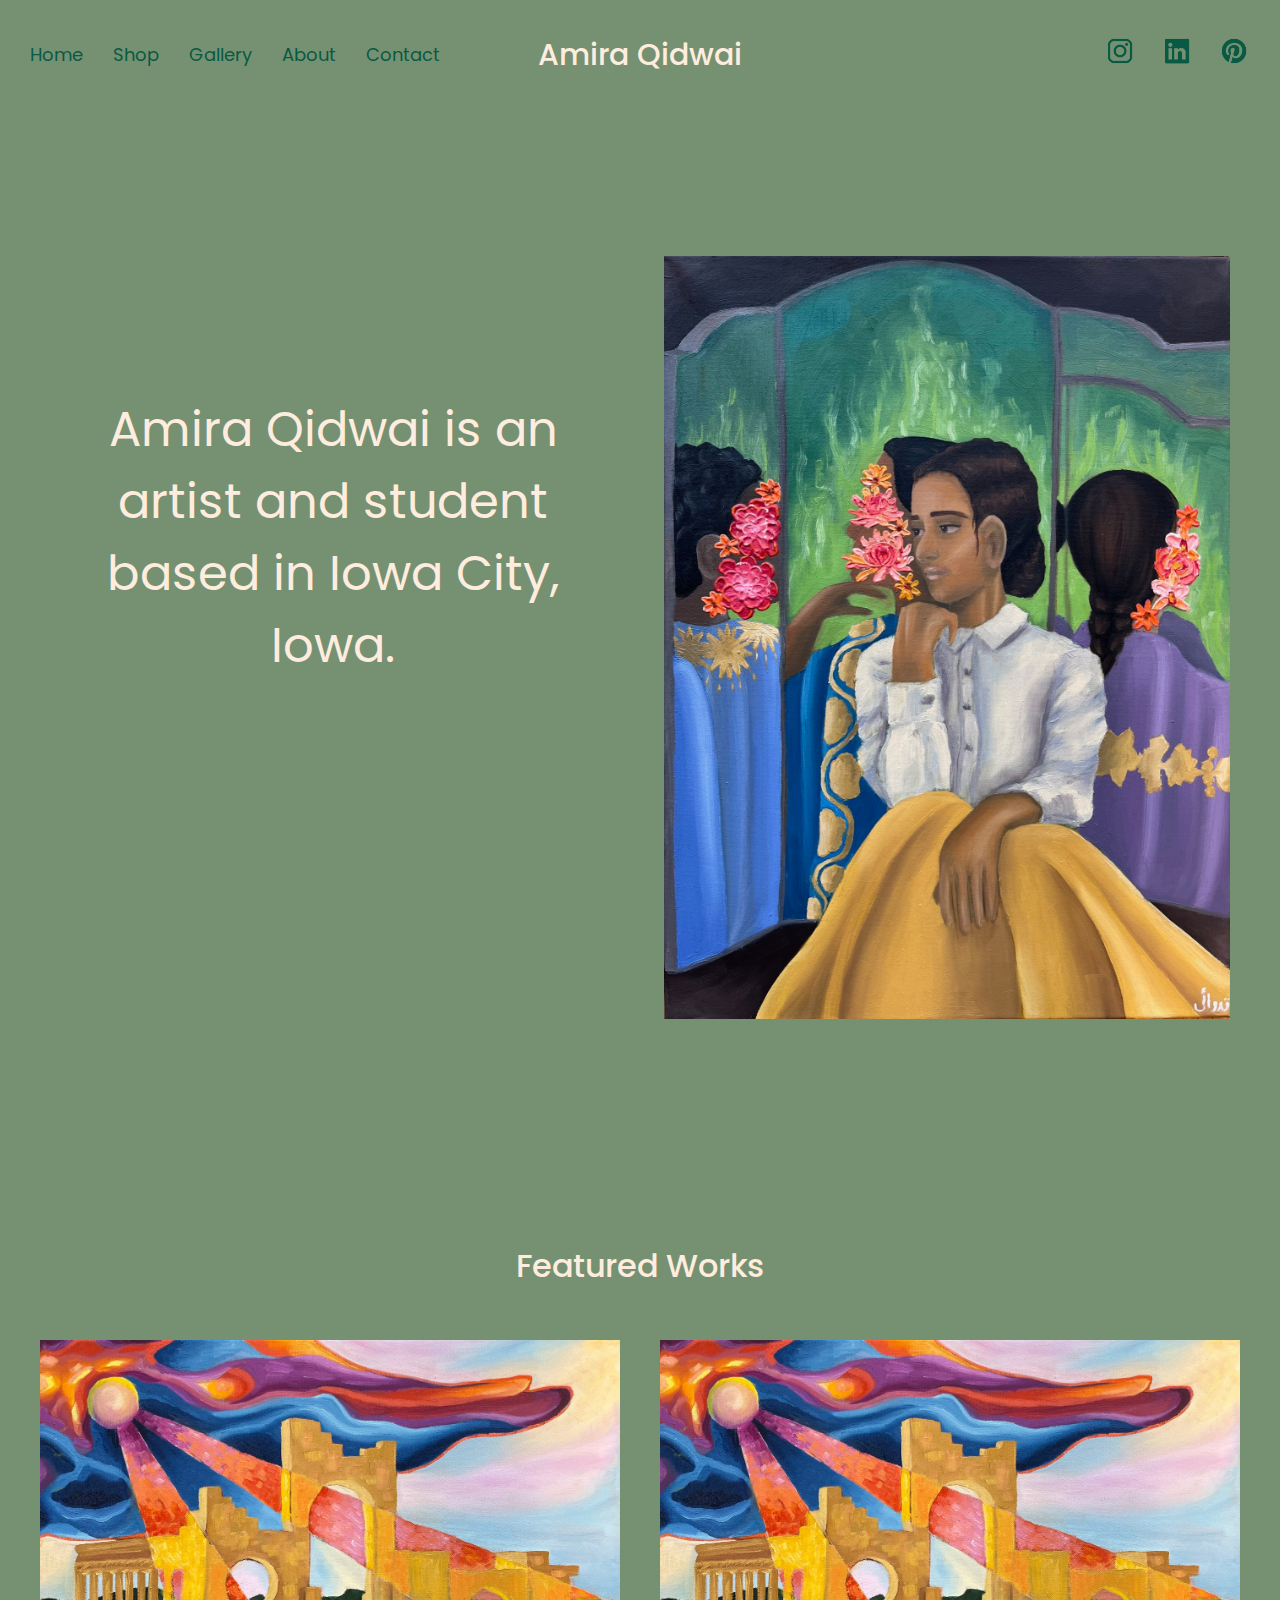
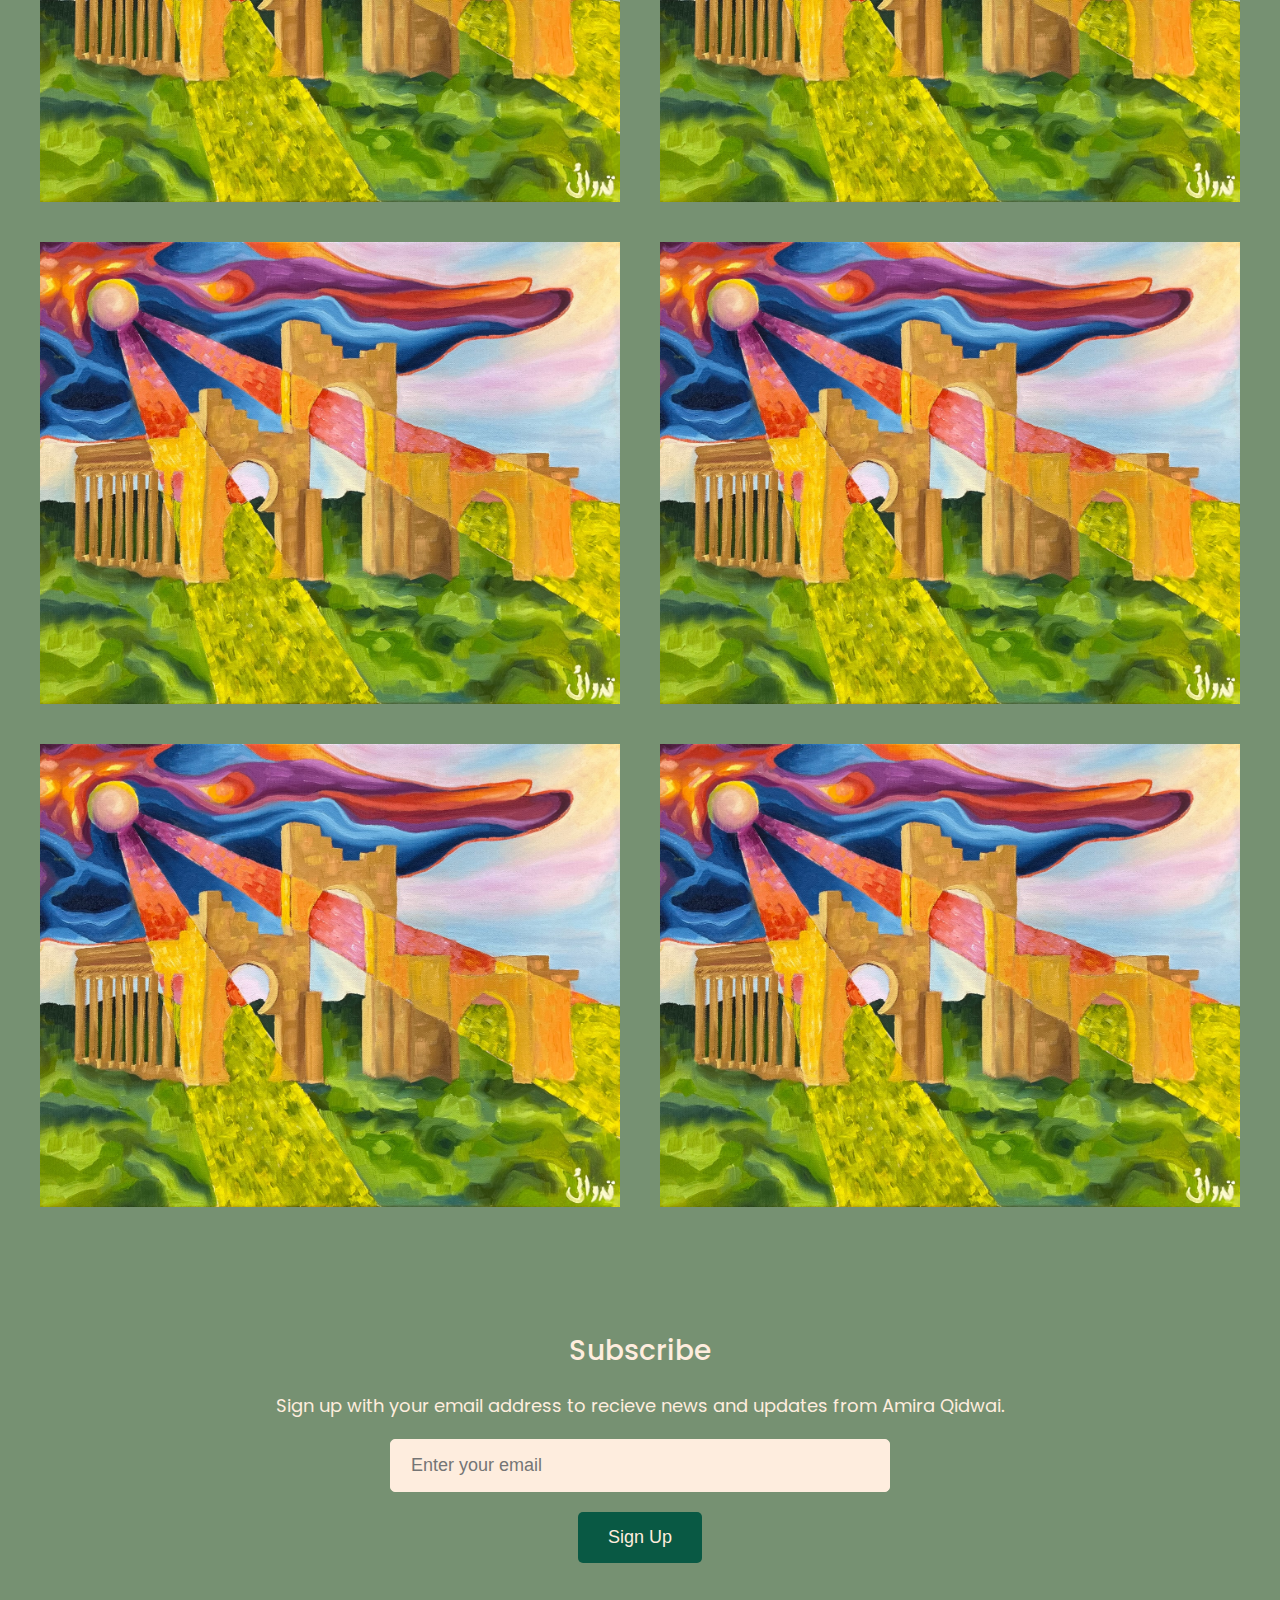
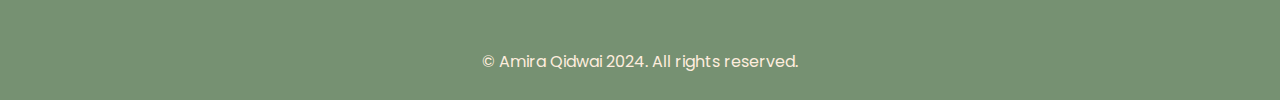
<file: index.html>
<!DOCTYPE html>

<html lang="en">

  <head>
      <meta charset="UTF-8">
      <meta name="viewport" content="width=device-width, initial-scale=1.0">
      <link rel="stylesheet" href="styles.css">
      <title>Amira Qidwai</title>
      <link href="https://fonts.googleapis.com/css2?family=Poppins:wght@400;500;600;700&display=swap" rel="stylesheet">
  </head>

  <body>

    <header>
      <div class="navbar">
        <div class="logo">
          <a href="index.html">Amira Qidwai</a>
        </div>
        <div class="hamburger-menu" id="hamburger-menu">
          <span></span>
          <span></span>
          <span></span>
        </div>
        <nav>
          <ul class="nav-links">
            <li><a href="index.html">Home</a></li>
            <li><a href="shop.html">Shop</a></li>
            <li><a href="gallery.html">Gallery</a></li>
            <li><a href="about.html">About</a></li>
            <li><a href="contact.html">Contact</a></li>
          </ul>
          <ul class="social-icons">
            <li>
              <a href="https://www.instagram.com/amiraqidwai/" target="_blank">
                <img src="assets/instagram.png" alt="Instagram">
              </a>
            </li>
            <li>
              <a href="https://www.linkedin.com/in/amira-qidwai-a956a183/" target="_blank">
                <img src="assets/linkedin.png" alt="LinkedIn">
              </a>
            </li>
            <li>
              <a href="https://www.pinterest.com/amiraqidwai/" target="_blank">
                <img src="assets/pinterest.png" alt="Pinterest">
              </a>
            </li>
          </ul>
        </nav>
      </div>
    </header>

    <section id="hero">
        <div class="hero-content">
            <div class="hero-text">
                <h1>Amira Qidwai is an artist and student based in Iowa City, Iowa.</h1>
            </div>
            <div class="hero-image">
                <img src="assets/homepagearchlogo.jpg" alt="Amira Qidwai Studios Logo">
            </div>
        </div>
    </section>

    <div class="featured-works-section">
      <h2 class="section-heading">Featured Works</h2>
      <div class="gallery-section">
        <div class="gallery-row">

          <div class="gallery-item">
            <img src="assets/featuredwork1.jpg" alt="Image 1">
            <div class="overlay">
              <span class="overlay-text">Project Title 1</span>
            </div>
          </div>

          <div class="gallery-item">
            <img src="assets/featuredwork1.jpg" alt="Image 1">
            <div class="overlay">
              <span class="overlay-text">Project Title 2</span>
            </div>
          </div>

          <div class="gallery-item">
            <img src="assets/featuredwork1.jpg" alt="Image 1">
            <div class="overlay">
              <span class="overlay-text">Project Title 3</span>
            </div>
          </div>

          <div class="gallery-item">
            <img src="assets/featuredwork1.jpg" alt="Image 1">
            <div class="overlay">
              <span class="overlay-text">Project Title 4</span>
            </div>
          </div>

          <div class="gallery-item">
            <img src="assets/featuredwork1.jpg" alt="Image 1">
            <div class="overlay">
              <span class="overlay-text">Project Title 5</span>
            </div>
          </div>

          <div class="gallery-item">
            <img src="assets/featuredwork1.jpg" alt="Image 1">
            <div class="overlay">
              <span class="overlay-text">Project Title 6</span>
            </div>
          </div>
        </div>
      </div>
    </div>

    <section class="subscribe-section">
      <h2 class="section-heading">Subscribe</h2>
      <p>Sign up with your email address to recieve news and updates from Amira Qidwai.</p>
      <form action="#" method="post">
        <input type="email" name="email" placeholder="Enter your email" required>
        <button type="submit">Sign Up</button>
      </form>
    </section>

    <footer>
      <p> &copy; Amira Qidwai 2024. All rights reserved.</p>
    </footer>

    <script src="script.js"></script>
  </body>

</html>
</file>
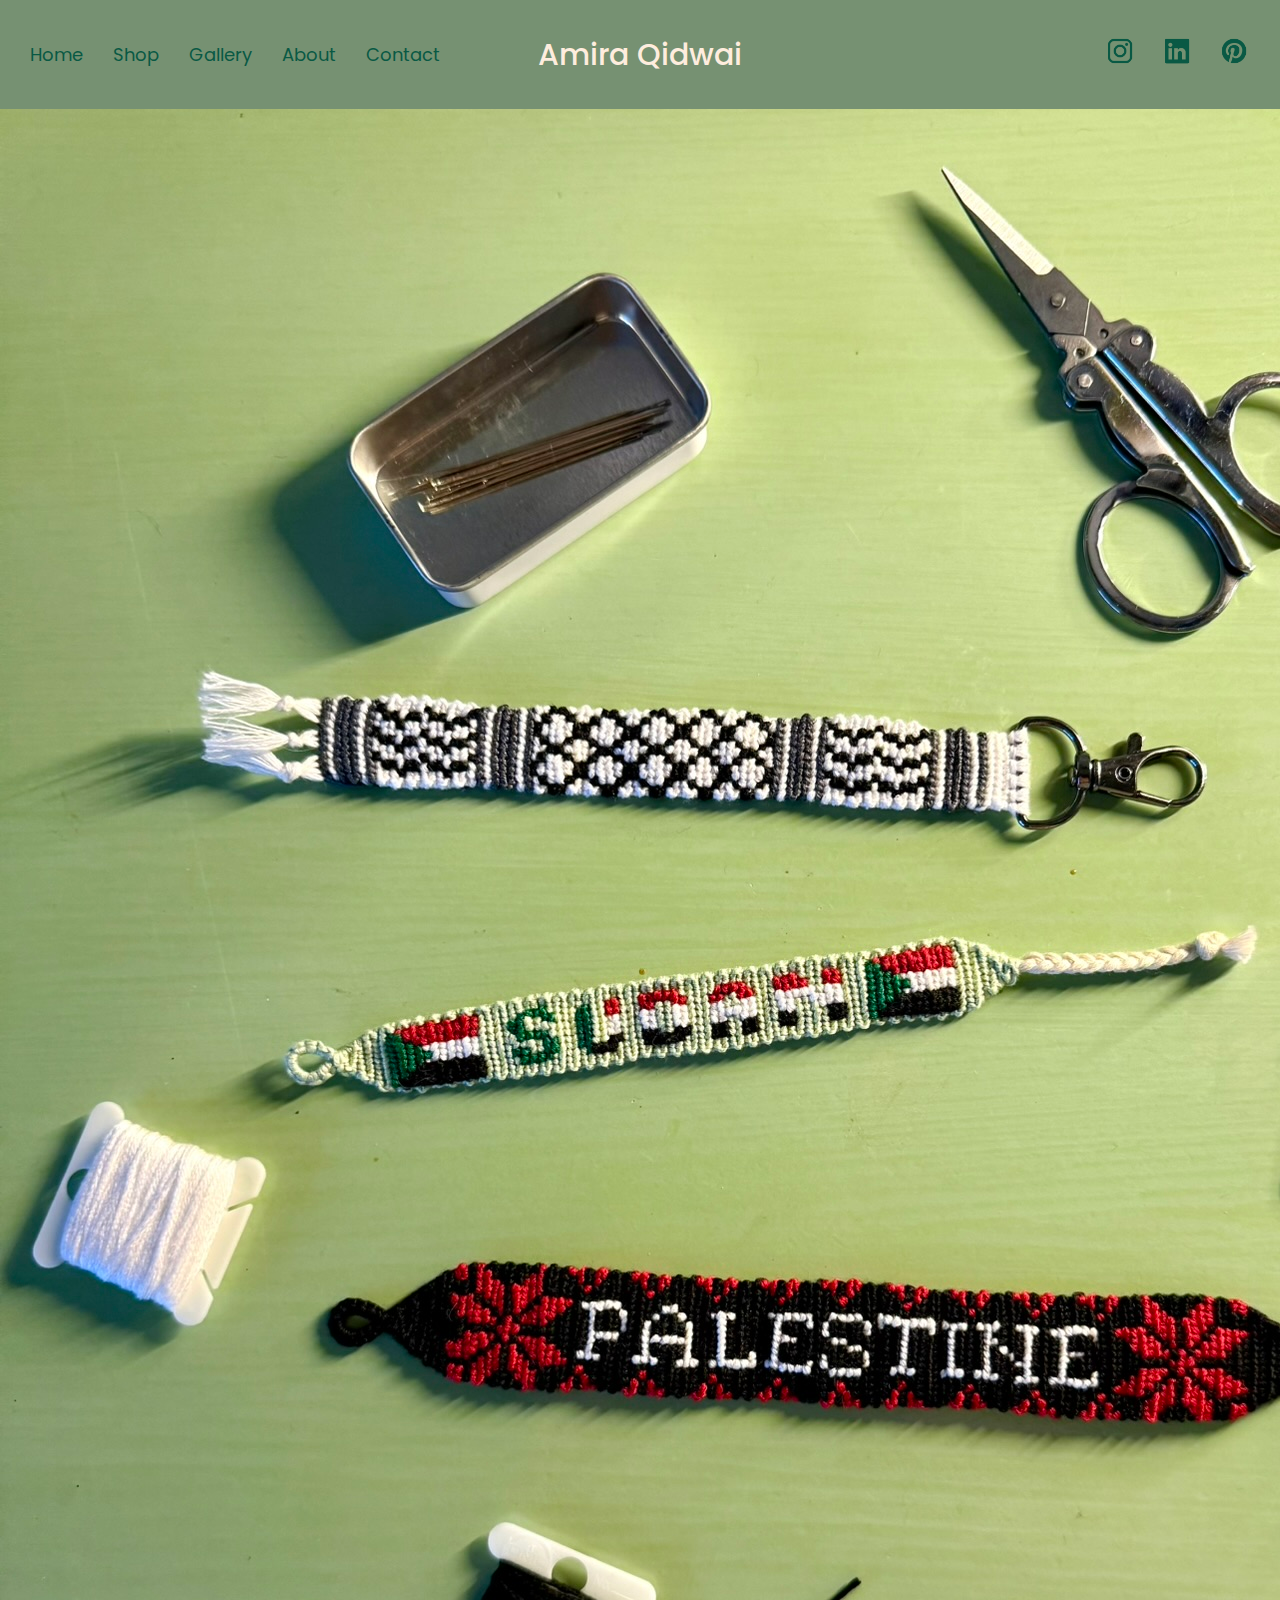
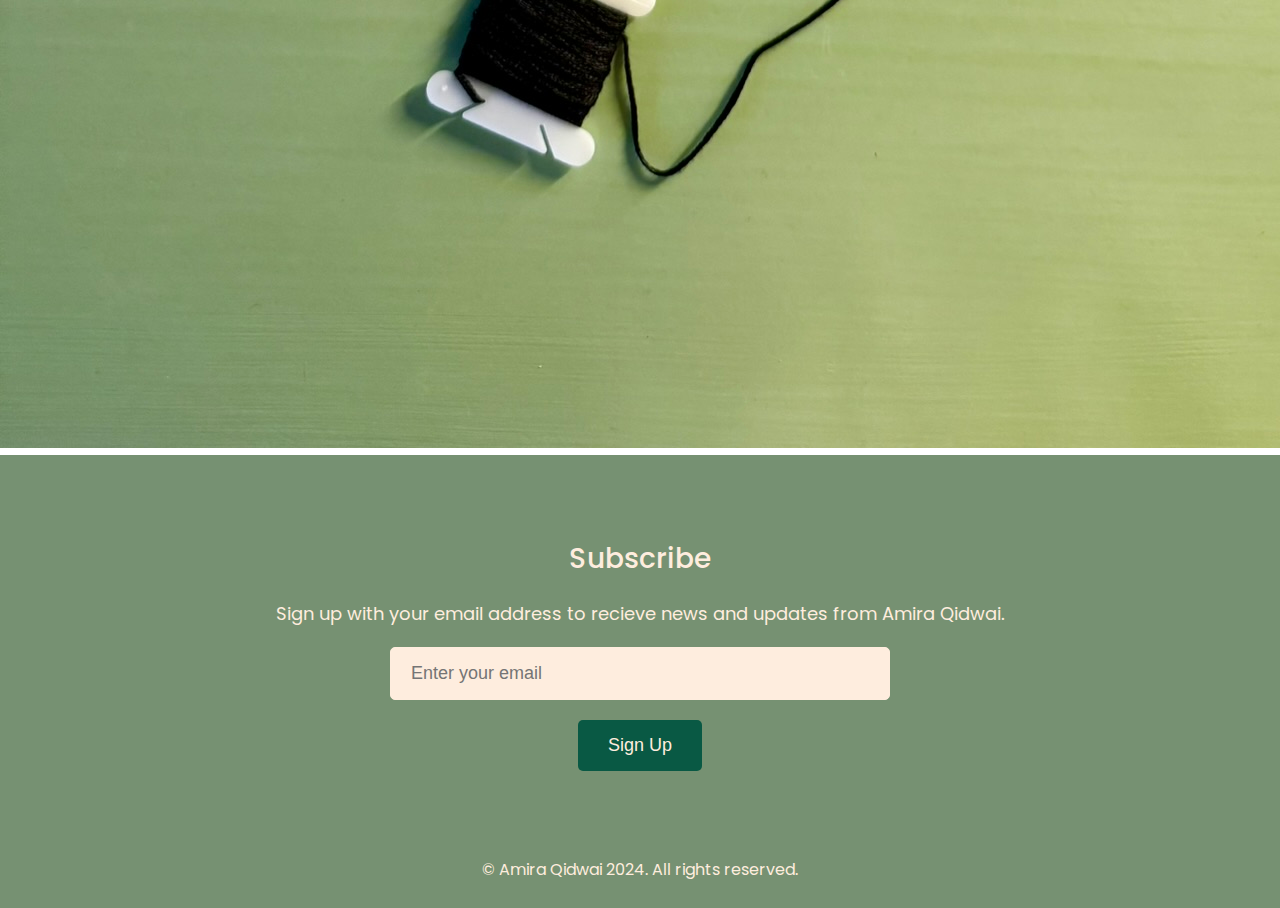
<file: advocacy.html>
<!DOCTYPE html>
<html lang="en">

<head>
    <link rel="icon" href="favicon.png" type="image/png">
    <meta charset="UTF-8">
    <meta name="viewport" content="width=device-width, initial-scale=1.0">
    <link rel="stylesheet" href="styles.css">
    <title>Amira Qidwai</title>
    <link href="https://fonts.googleapis.com/css2?family=Poppins:wght@400;500;600;700&display=swap" rel="stylesheet">
</head>

<body>

  <header>
    <div class="navbar">
      <div class="logo">
        <a href="index.html">Amira Qidwai</a>
      </div>
      <div class="hamburger-menu" id="hamburger-menu">
        <span></span>
        <span></span>
        <span></span>
      </div>
      <nav>
        <ul class="nav-links">
          <li><a href="index.html">Home</a></li>
          <li><a href="shop.html">Shop</a></li>
          <li><a href="gallery.html">Gallery</a></li>
          <li><a href="about.html">About</a></li>
          <li><a href="contact.html">Contact</a></li>
        </ul>
        <ul class="social-icons">
          <li>
            <a href="https://www.instagram.com/amiraqidwai/" target="_blank">
              <img src="assets/instagram.png" alt="Instagram">
            </a>
          </li>
          <li>
            <a href="https://www.linkedin.com/in/amira-qidwai-a956a183/" target="_blank">
              <img src="assets/linkedin.png" alt="LinkedIn">
            </a>
          </li>
          <li>
            <a href="https://www.pinterest.com/amiraqidwai/" target="_blank">
              <img src="assets/pinterest.png" alt="Pinterest">
            </a>
          </li>
        </ul>
      </nav>
    </div>
  </header>

    <div class="shoptabs">
      <a href="embpalestinesudan.html" target="_blank">
        <img src="assets/Advocacy/ForSale/Adv_PalestineSudan.JPEG" alt="Artwork 1" loading="lazy">
      </a>
    </div>

  <section class="subscribe-section">
    <h2 class="section-heading">Subscribe</h2>
    <p>Sign up with your email address to recieve news and updates from Amira Qidwai.</p>
    <form action="#" method="post">
      <input type="email" name="email" placeholder="Enter your email" required>
      <button type="submit">Sign Up</button>
    </form>
  </section>

  <footer>
    <p> &copy; Amira Qidwai 2024. All rights reserved.</p>
  </footer>

  <script src="script.js"></script>

</body>
</html>
</file>
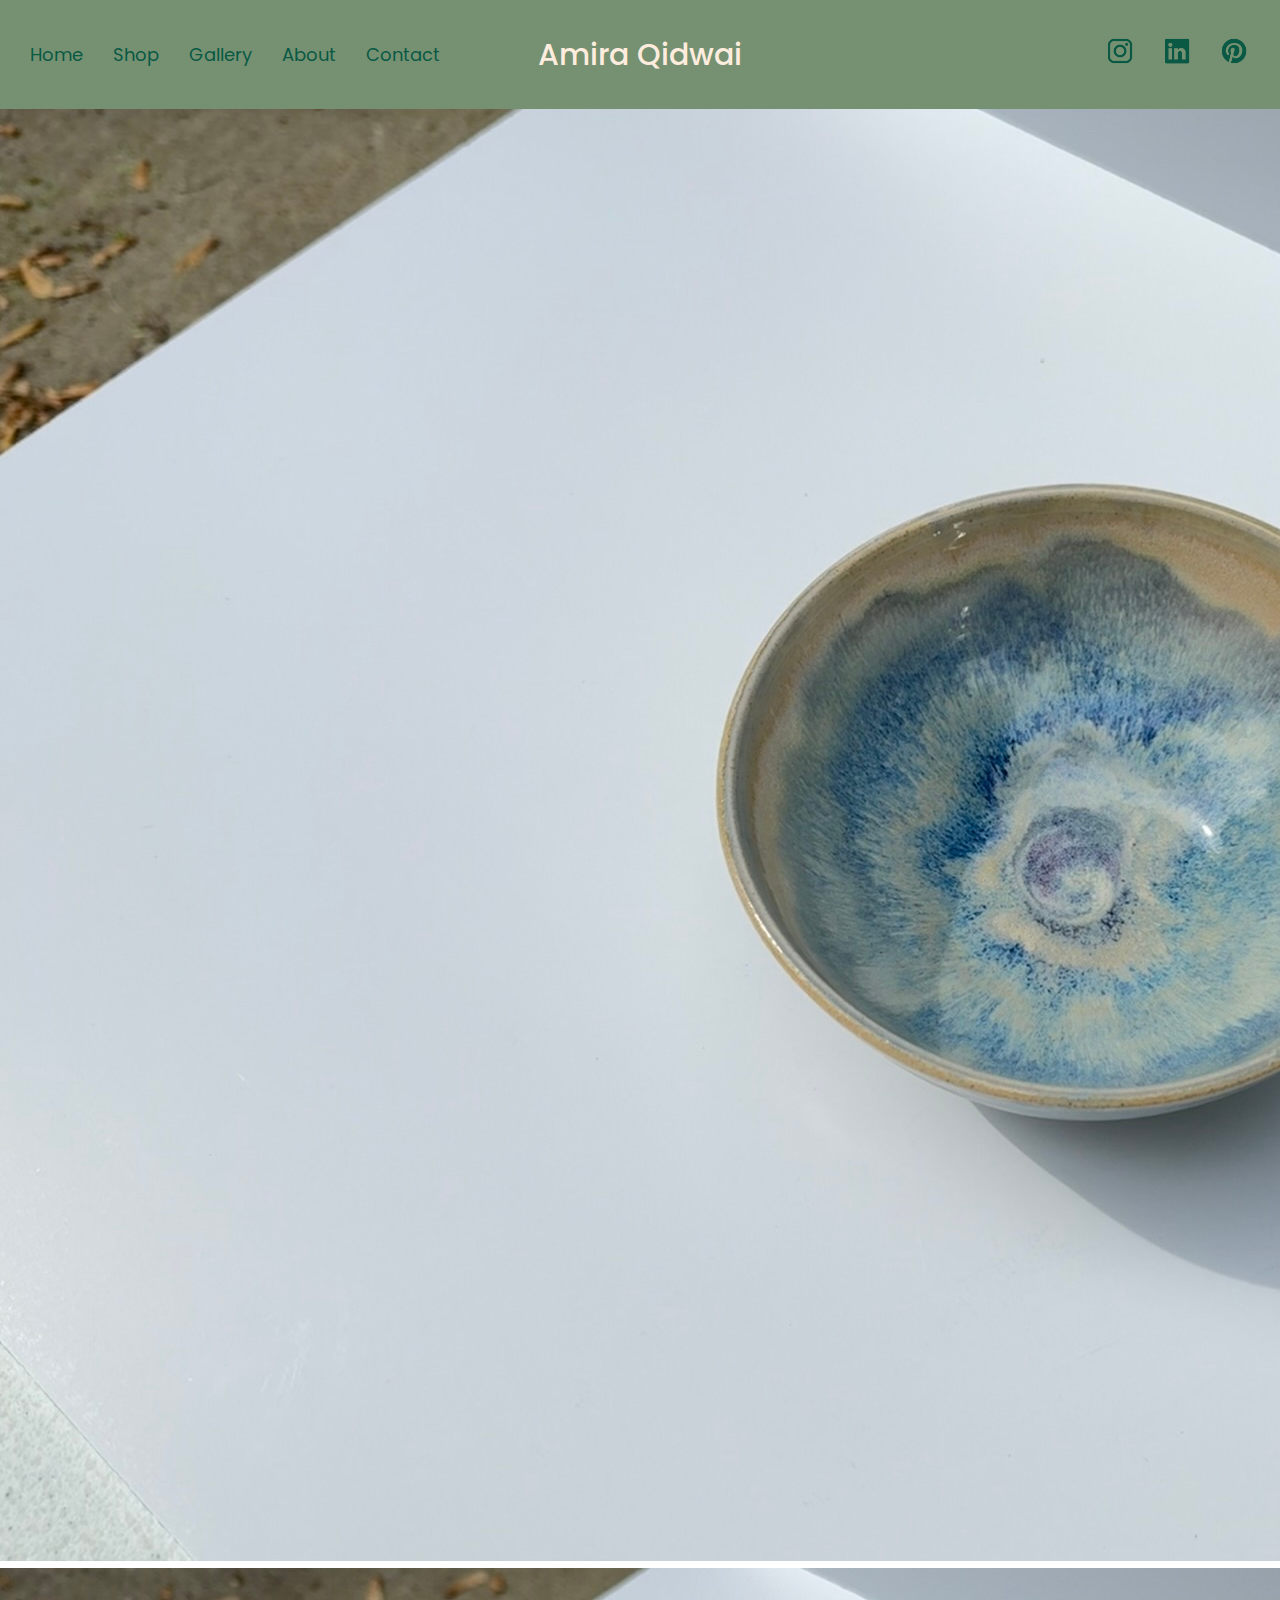
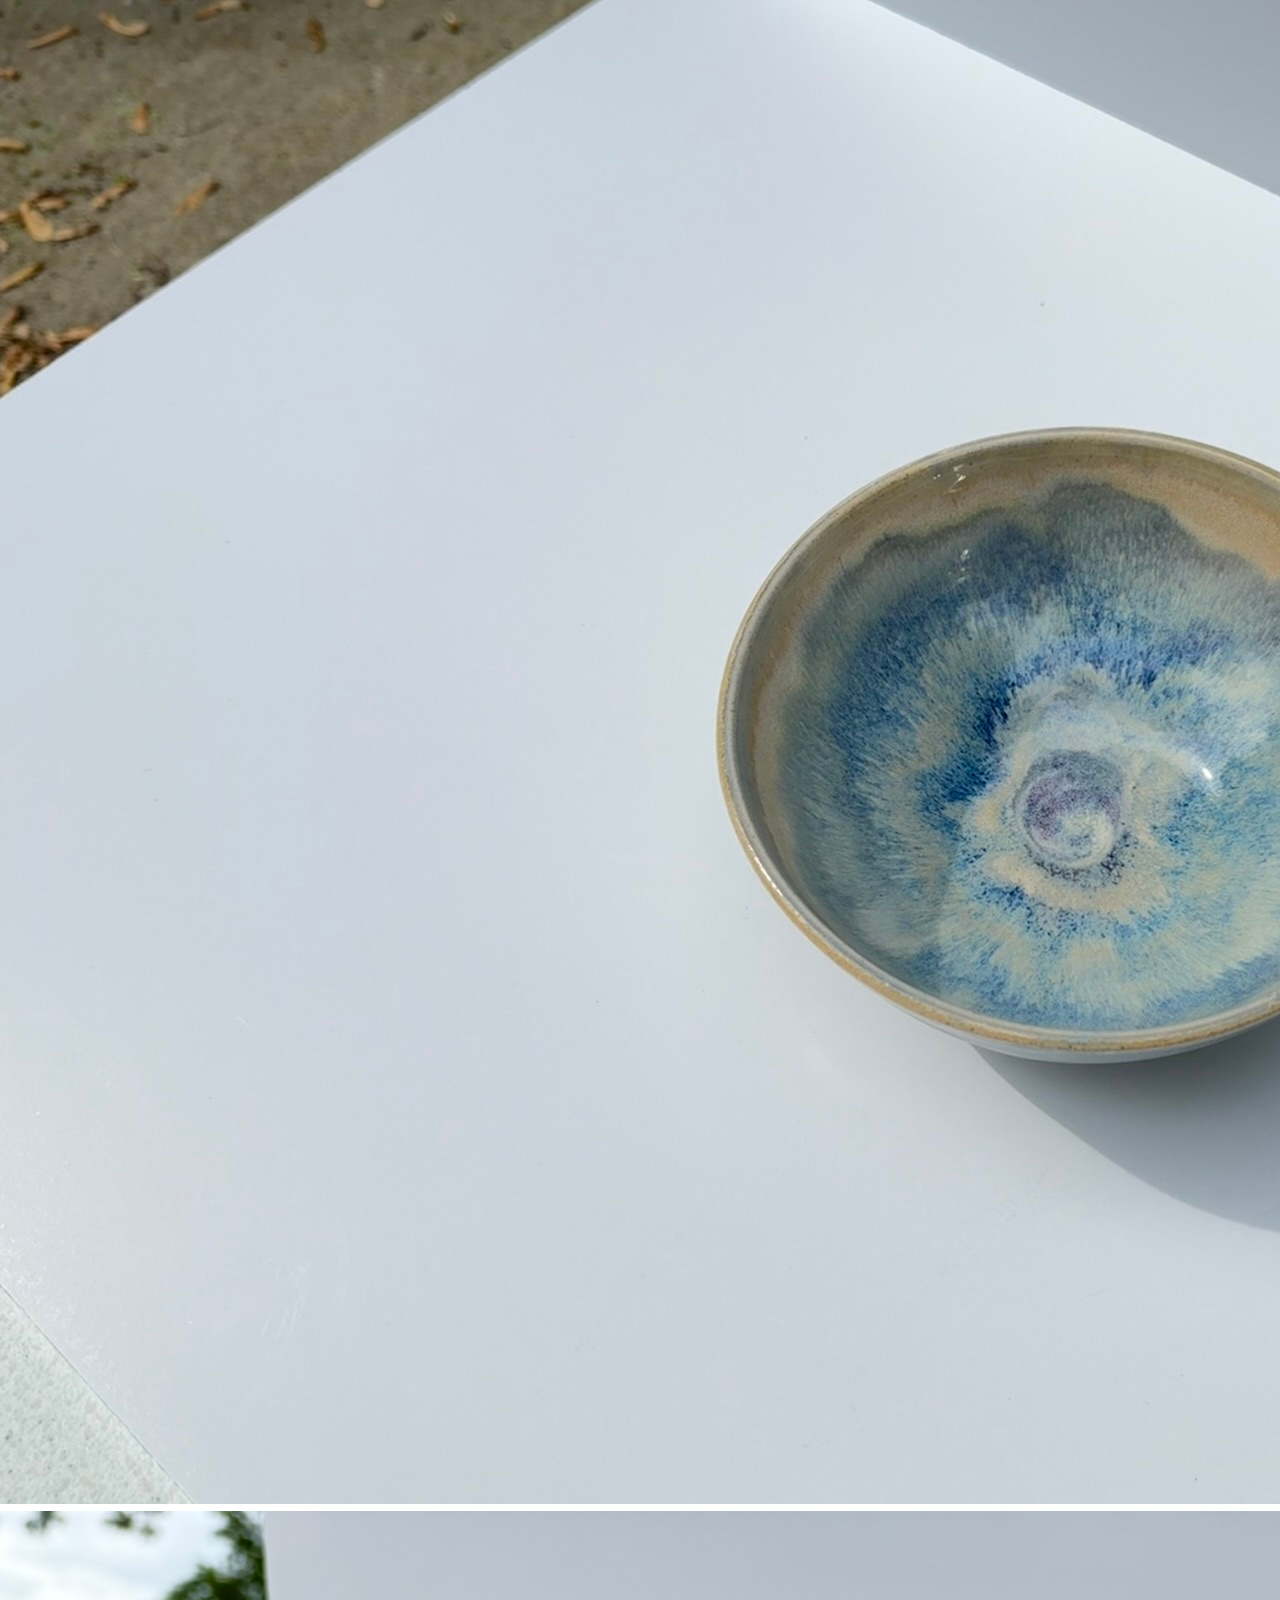
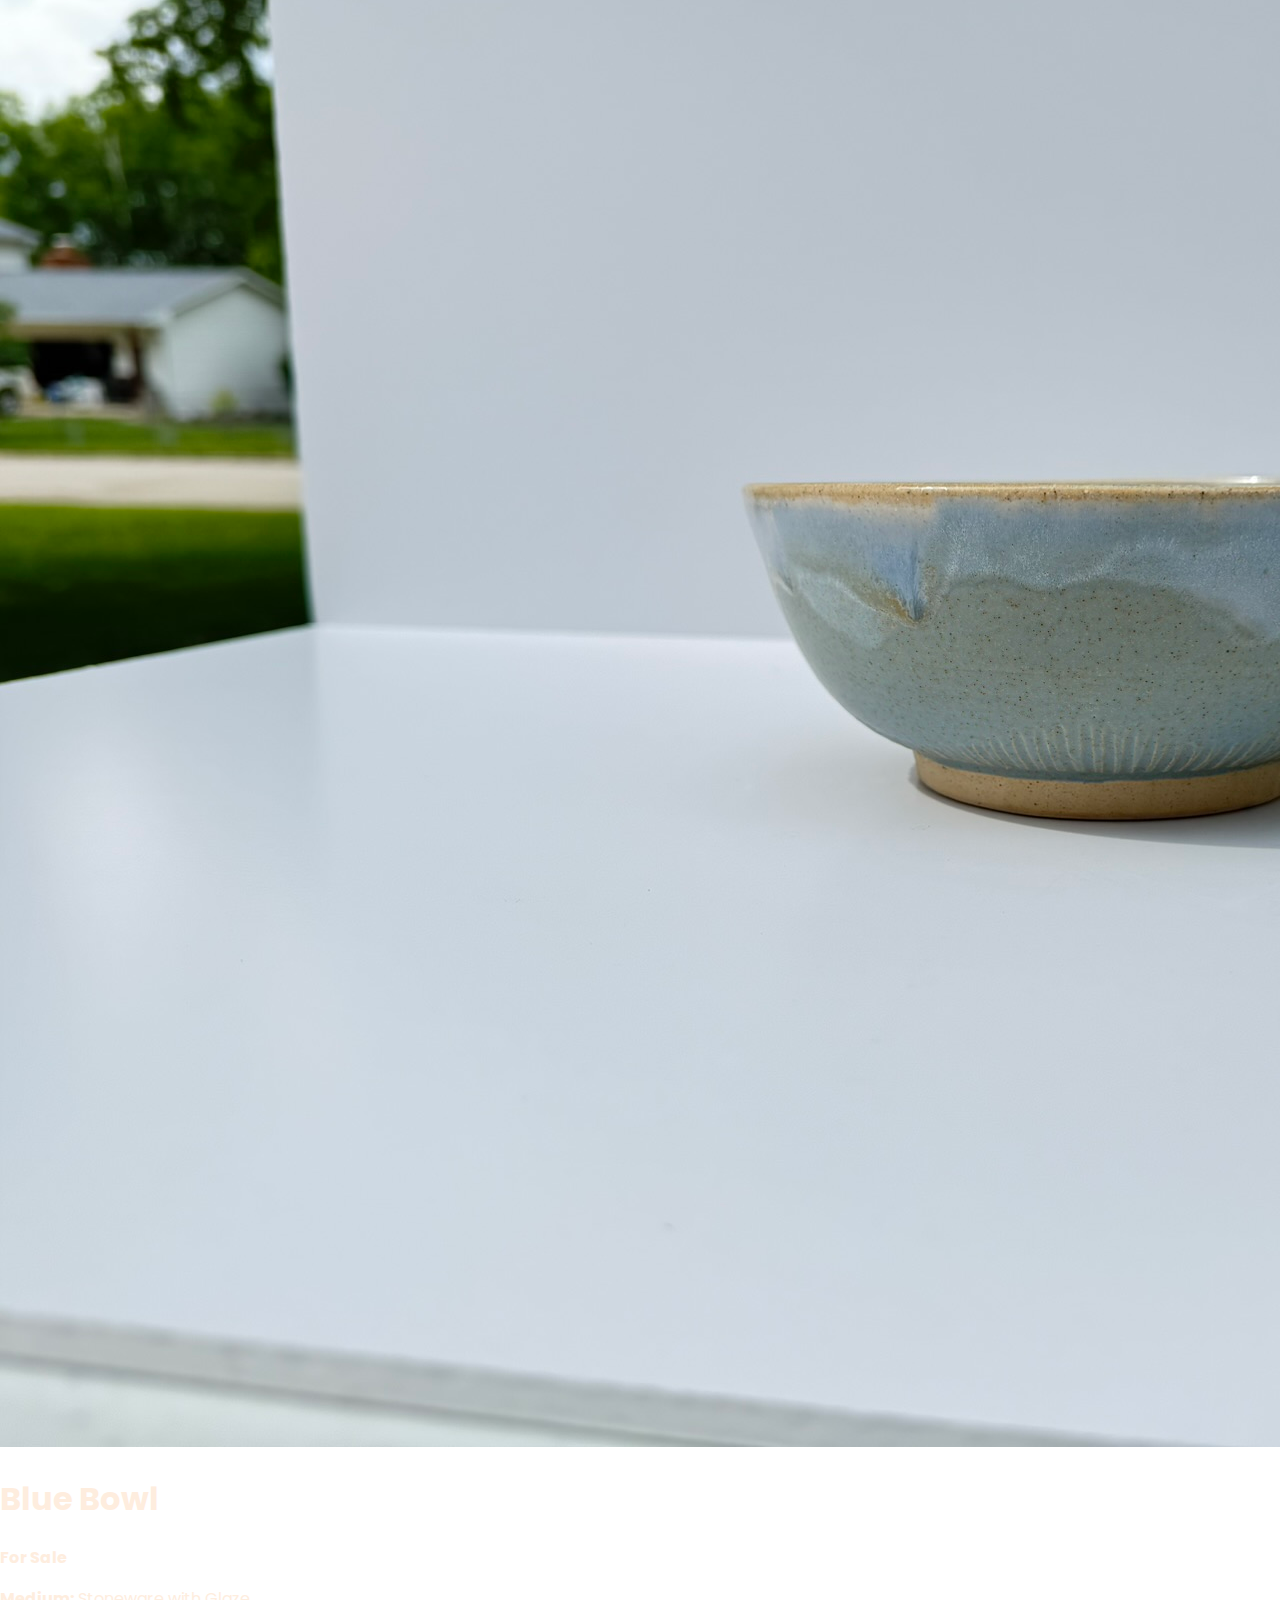
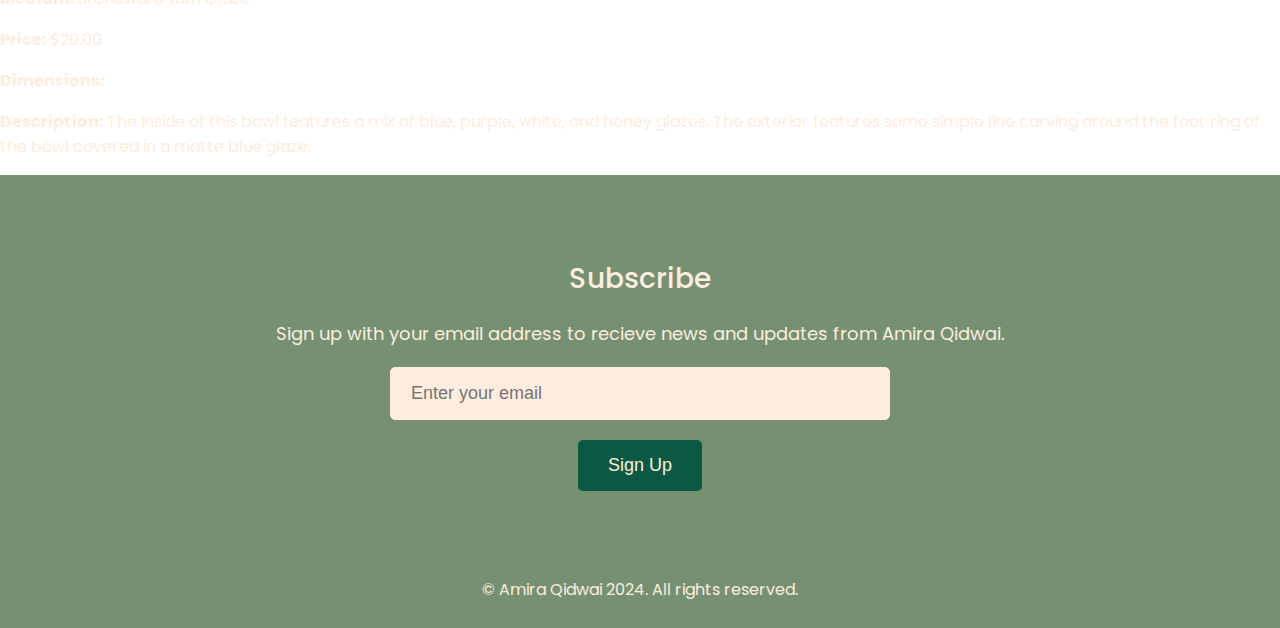
<file: cerbluekeybowl.html>
<!DOCTYPE html>

<html lang="en">

  <head>
      <link rel="icon" href="favicon.png" type="image/png">
      <meta charset="UTF-8">
      <meta name="viewport" content="width=device-width, initial-scale=1.0">
      <link rel="stylesheet" href="styles.css">
      <title>Contact Amira Qidwai</title>
      <link href="https://fonts.googleapis.com/css2?family=Poppins:wght@400;500;600;700&display=swap" rel="stylesheet">
  </head>

  <body class="shop-page">
    <header>
      <div class="navbar">
        <div class="logo">
          <a href="index.html">Amira Qidwai</a>
        </div>
        <div class="hamburger-menu" id="hamburger-menu">
          <span></span>
          <span></span>
          <span></span>
        </div>
        <nav>
          <ul class="nav-links">
            <li><a href="index.html">Home</a></li>
            <li><a href="shop.html">Shop</a></li>
            <li><a href="gallery.html">Gallery</a></li>
            <li><a href="about.html">About</a></li>
            <li><a href="contact.html">Contact</a></li>
          </ul>
          <ul class="social-icons">
            <li>
              <a href="https://www.instagram.com/amiraqidwai/" target="_blank">
                <img src="assets/instagram.png" alt="Instagram">
              </a>
            </li>
            <li>
              <a href="https://www.linkedin.com/in/amira-qidwai-a956a183/" target="_blank">
                <img src="assets/linkedin.png" alt="LinkedIn">
              </a>
            </li>
            <li>
              <a href="https://www.pinterest.com/amiraqidwai/" target="_blank">
                <img src="assets/pinterest.png" alt="Pinterest">
              </a>
            </li>
          </ul>
        </nav>
      </div>
    </header>

    <main>
      <div class="breadcrumb">
        <a href="shop.html">Shop</a> <span class="breadcrumb-separator">&gt;</span>
        <a href="ceramics.html">Ceramics</a> <span class="breadcrumb-separator">&gt;</span>
        Blue Bowl
      </div>
      <div class="product-page">
        <div class="left-column">
          <img id="currentImage" src="assets/Ceramics/ForSale/Cer_BlueKeyBowl2.JPEG" alt="Main Artwork">
          <div class="thumbnail-gallery">
            <img src="assets/Ceramics/ForSale/Cer_BlueKeyBowl2.JPEG" onclick="changeImage(this.src)" alt="Thumbnail 1">
            <img src="assets/Ceramics/ForSale/Cer_BlueKeyBowl1.JPEG" onclick="changeImage(this.src)" alt="Thumbnail 1">
          </div>
        </div>
        <div class="right-column">
          <h1>Blue Bowl</h1>
          <p><strong>For Sale</strong>
          <p><strong>Medium:</strong> Stoneware with Glaze</p>
          <p><strong>Price:</strong> $20.00</p>
          <p><strong>Dimensions:</strong>  </p>
          <p><strong>Description:</strong> The inside of this bowl features a mix of blue, purple, white, and honey glazes. The exterior features some simple line carving around the foot ring of the bowl covered in a matte blue glaze. </p>
        </div>
      </div>
    </main>
    <section class="subscribe-section">
      <h2 class="section-heading">Subscribe</h2>
      <p>Sign up with your email address to recieve news and updates from Amira Qidwai.</p>
      <form action="#" method="post">
        <input type="email" name="email" placeholder="Enter your email" required>
        <button type="submit">Sign Up</button>
      </form>
    </section>

    <footer>
      <p> &copy; Amira Qidwai 2024. All rights reserved.</p>
    </footer>

    <script src="script.js"></script>

  </body>
</html>
</file>
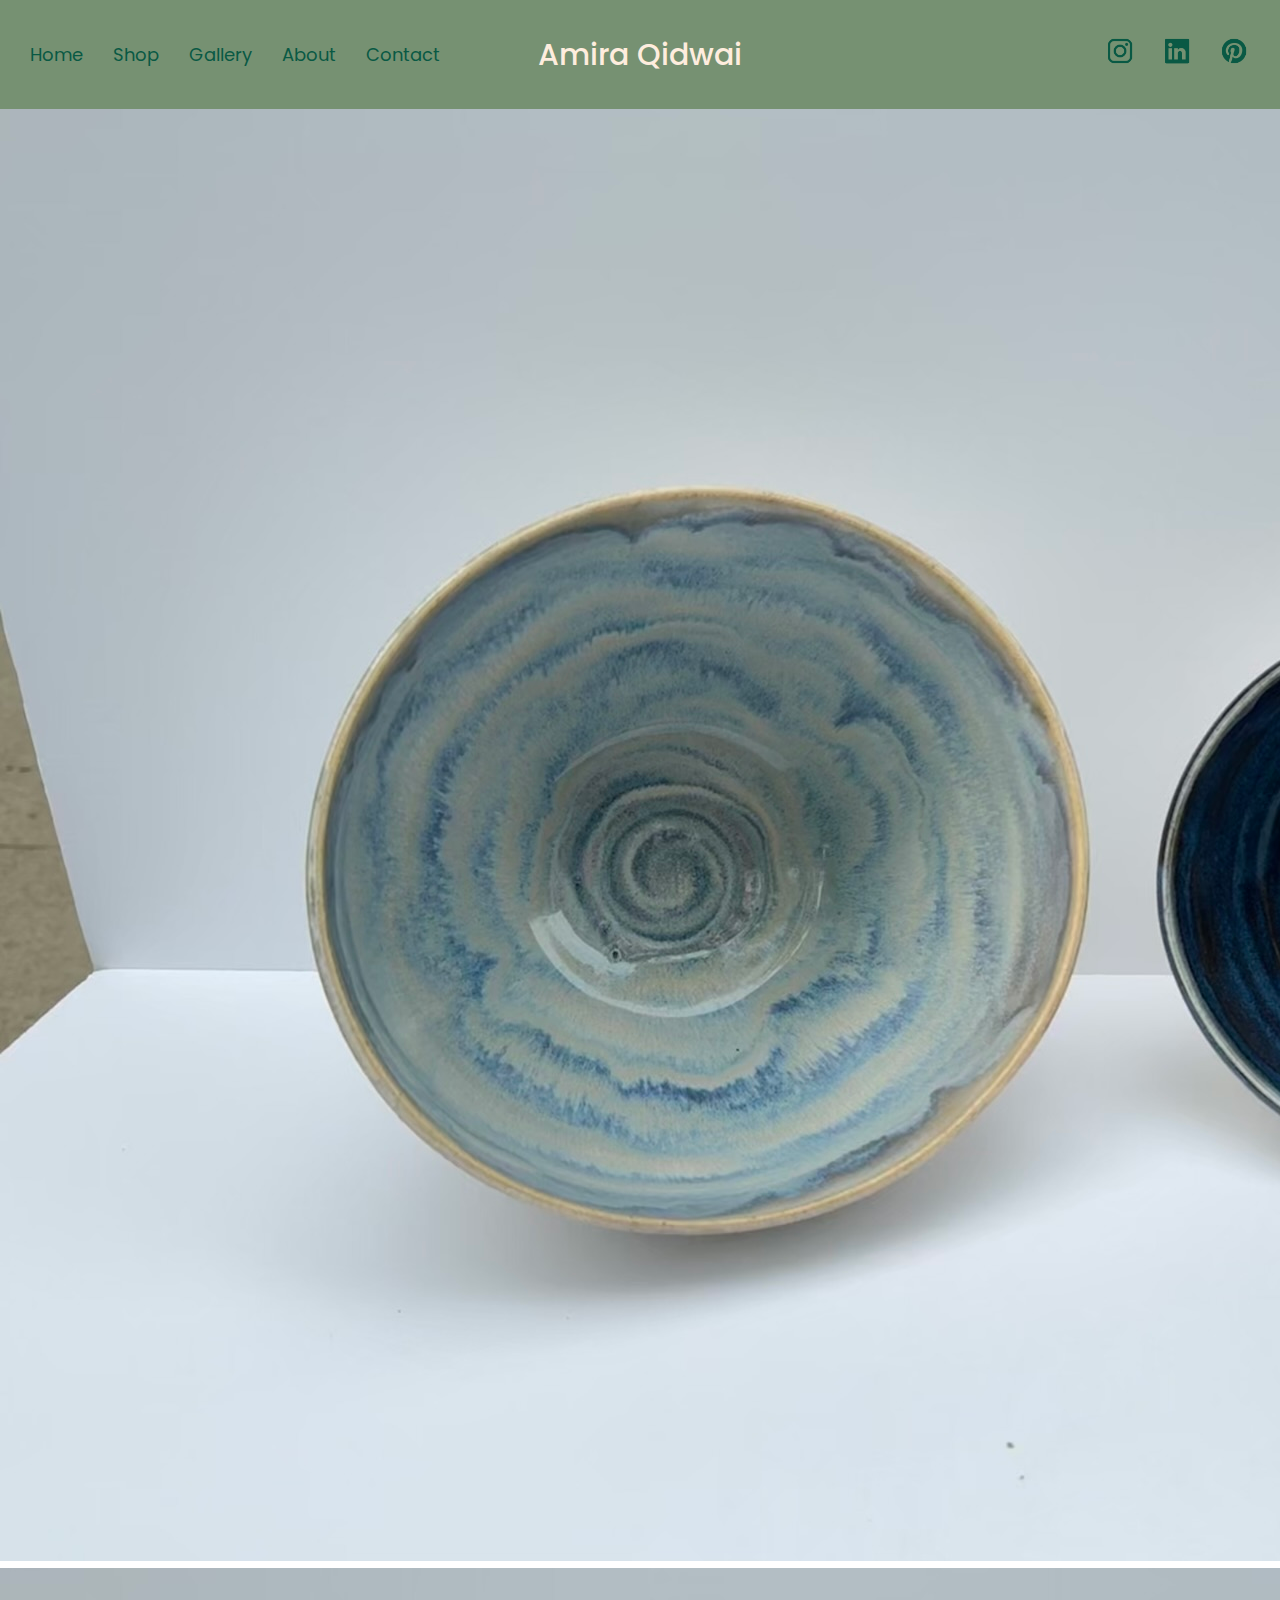
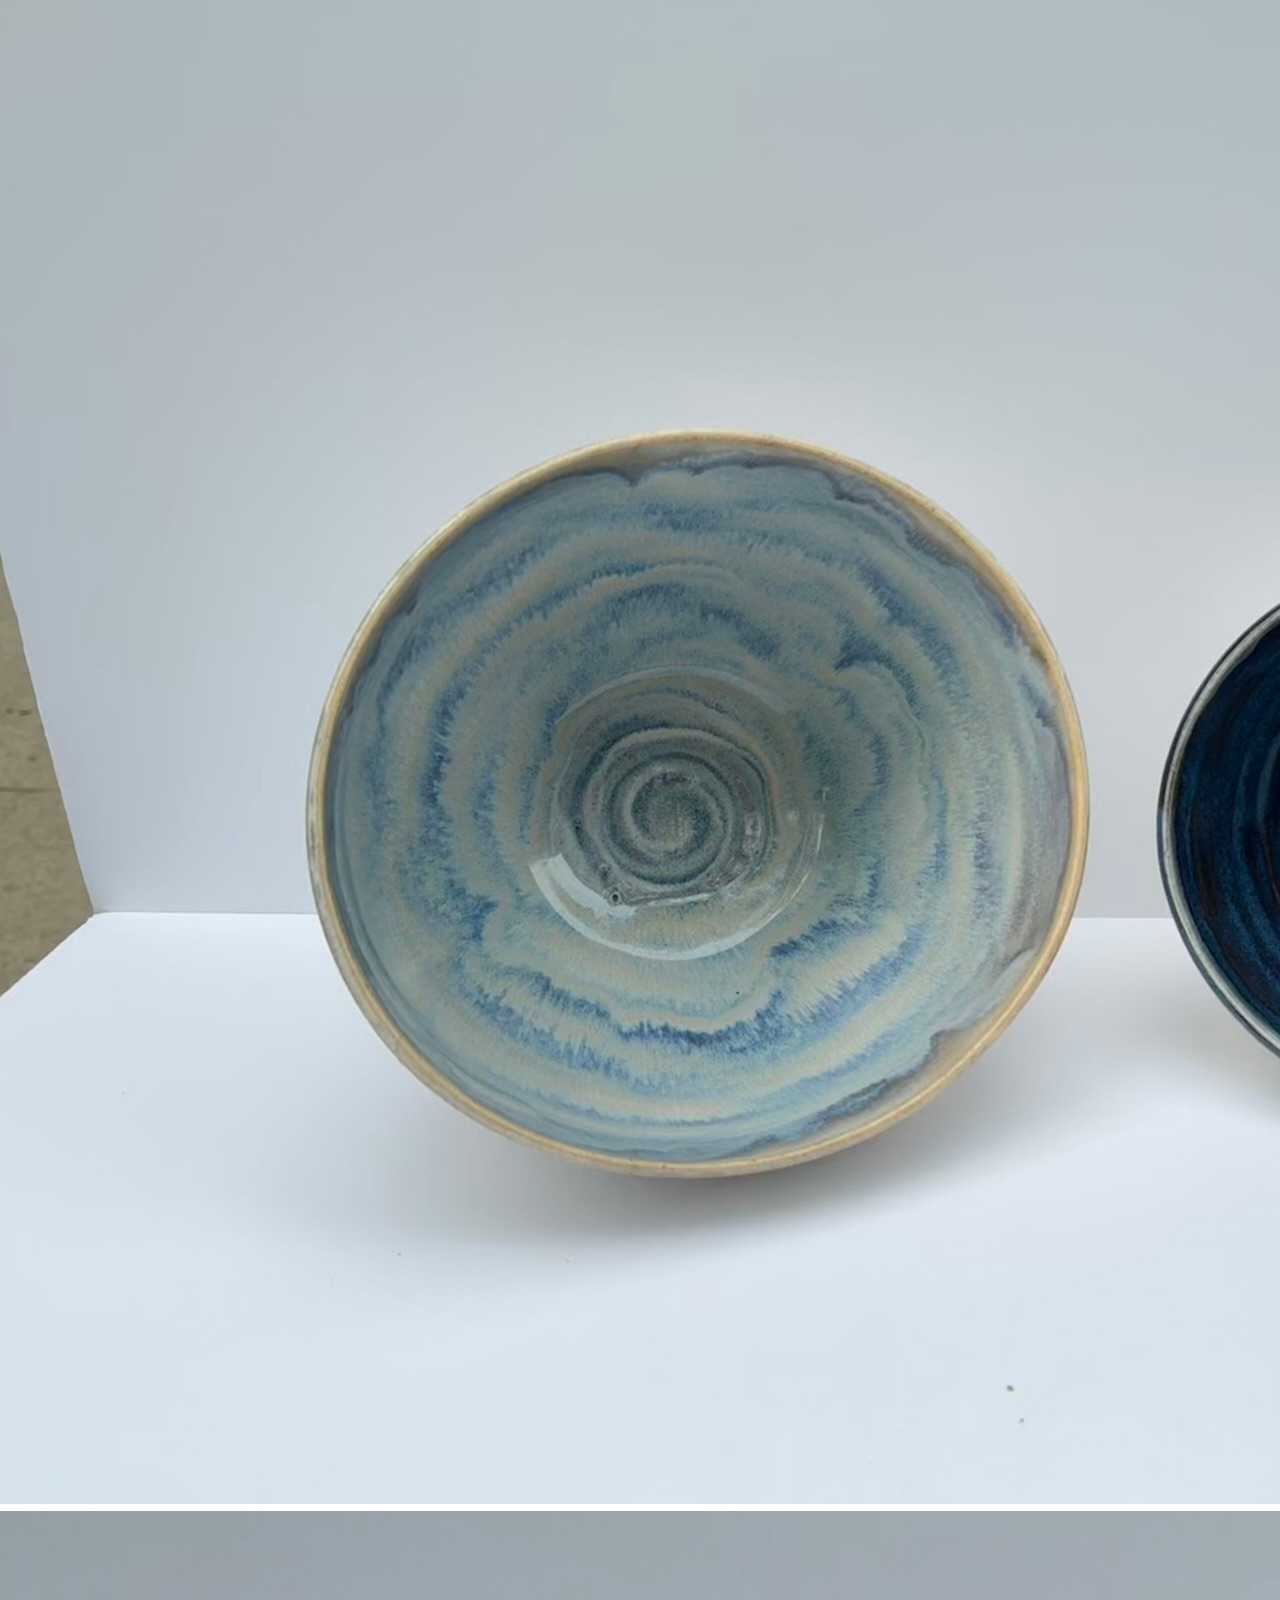
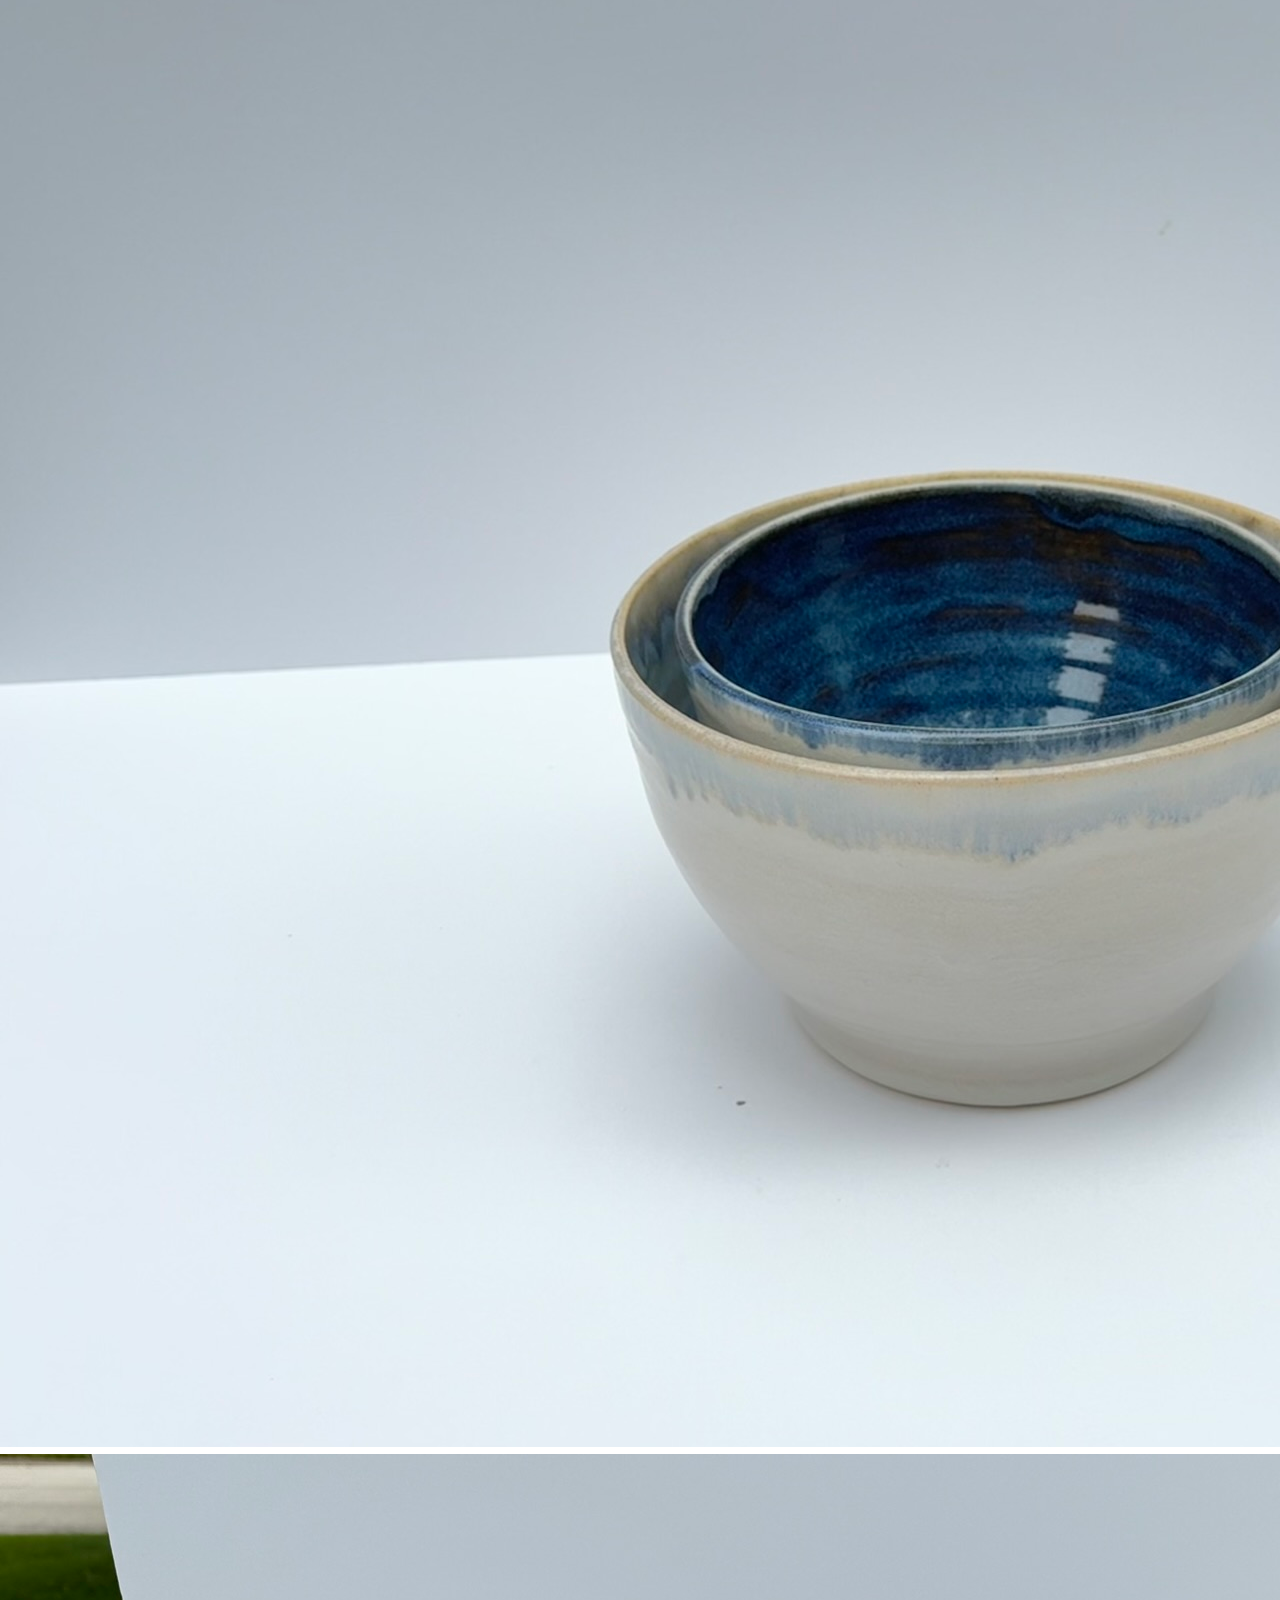
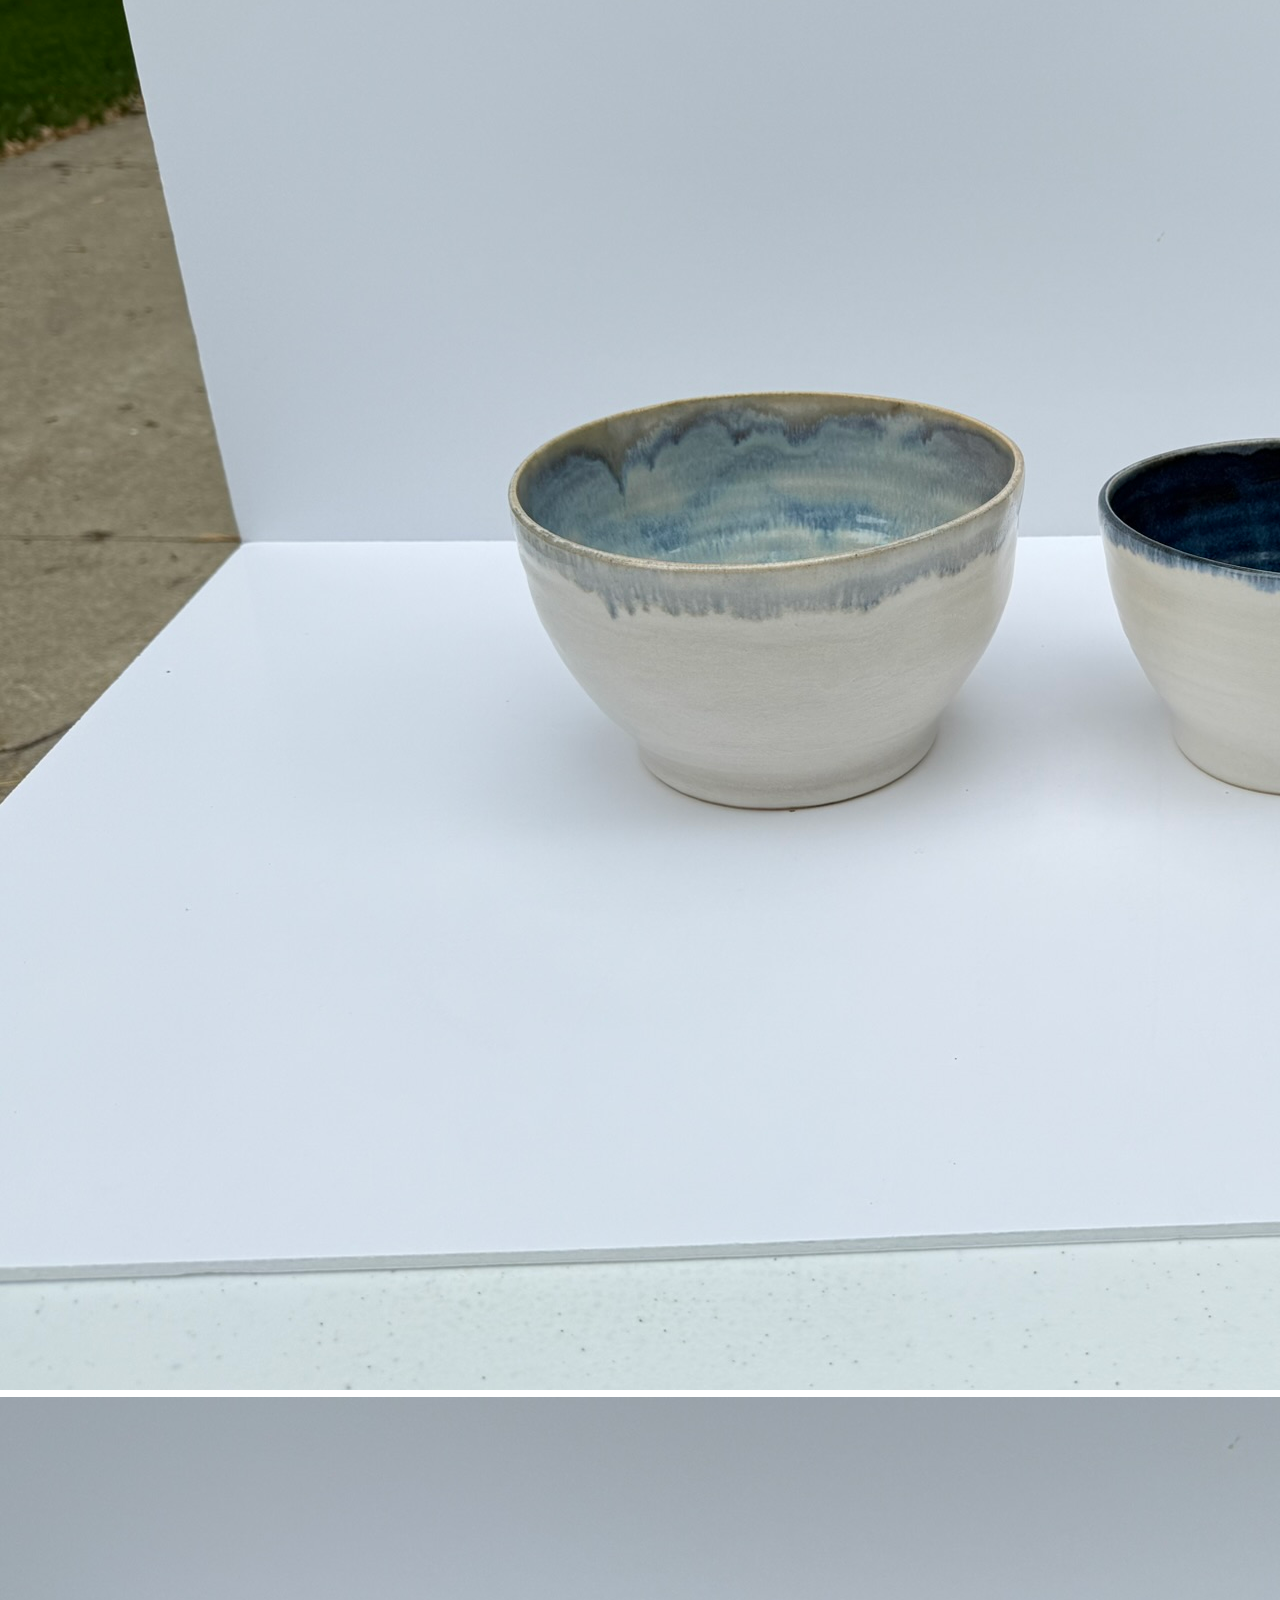
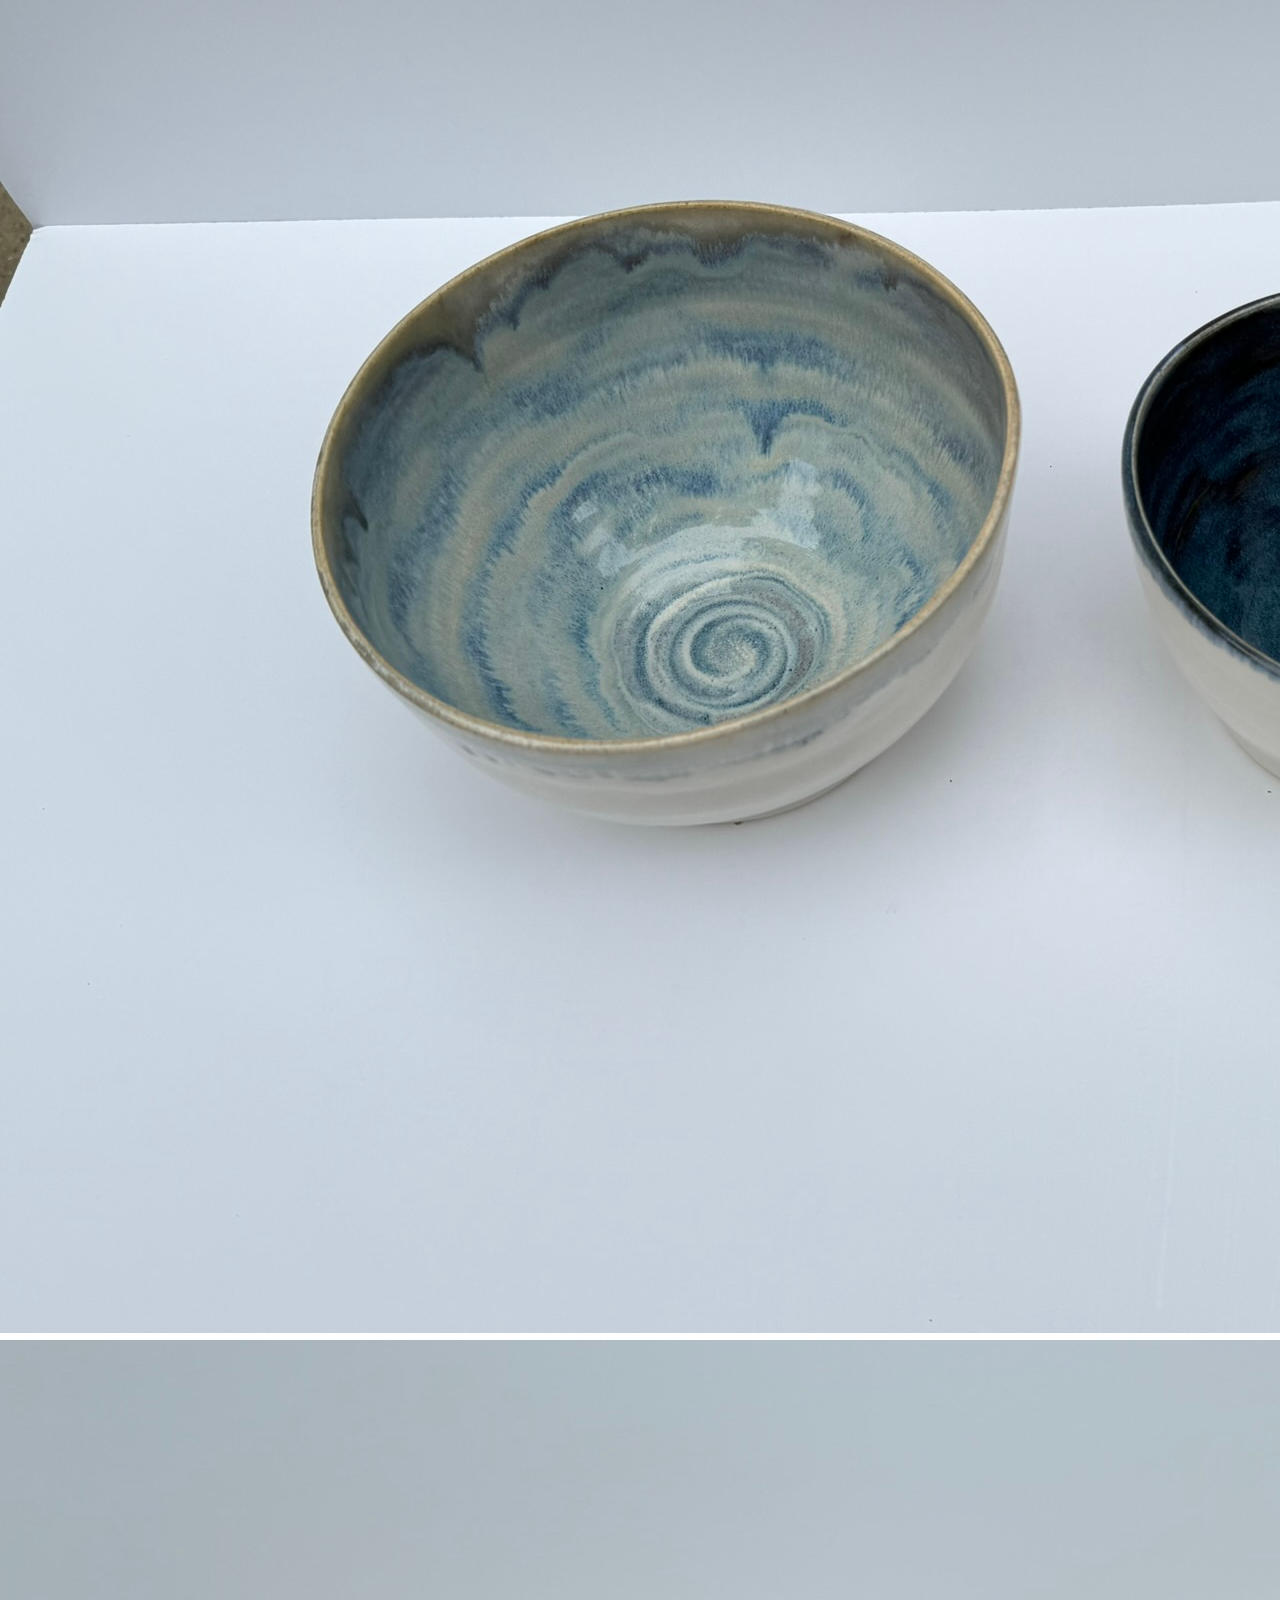
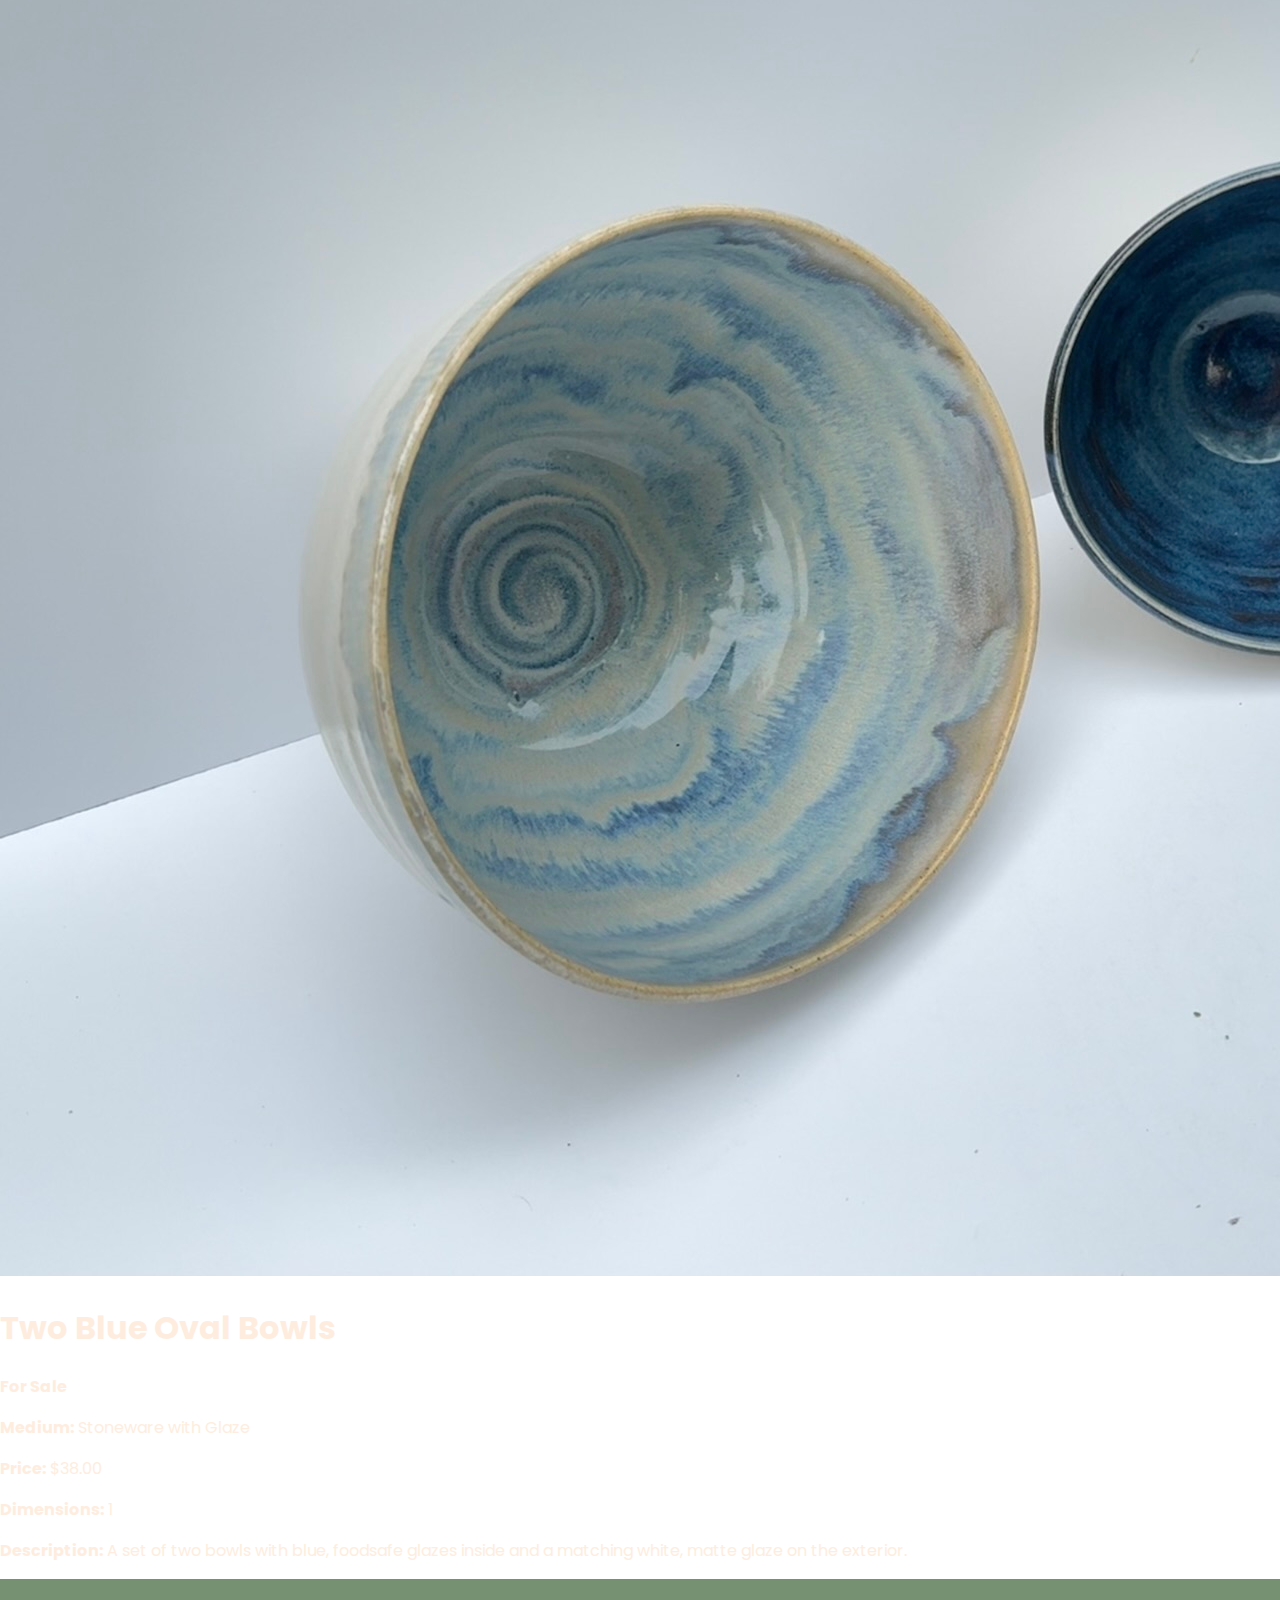
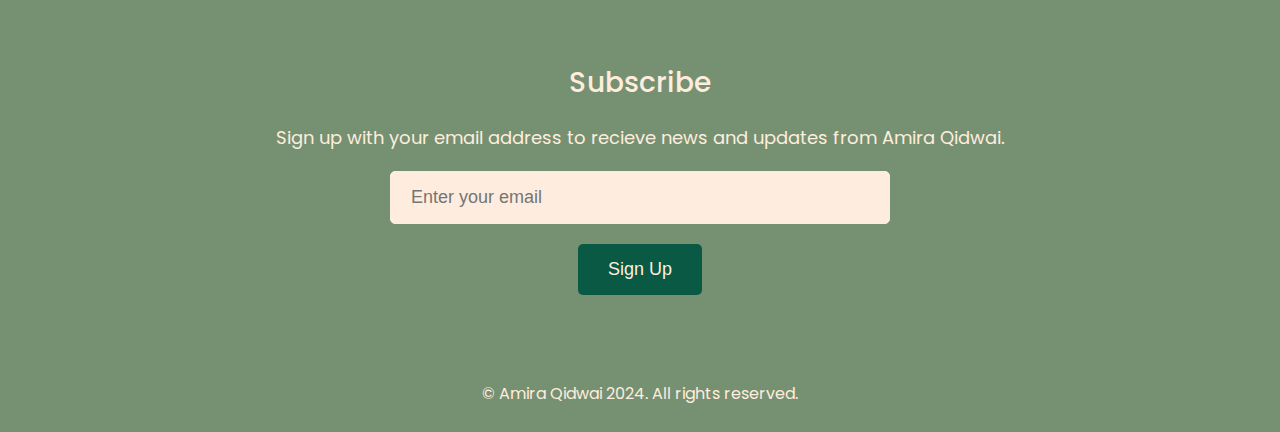
<file: cerblueovalbowls.html>
<!DOCTYPE html>

<html lang="en">

  <head>
      <link rel="icon" href="favicon.png" type="image/png">
      <meta charset="UTF-8">
      <meta name="viewport" content="width=device-width, initial-scale=1.0">
      <link rel="stylesheet" href="styles.css">
      <title>Contact Amira Qidwai</title>
      <link href="https://fonts.googleapis.com/css2?family=Poppins:wght@400;500;600;700&display=swap" rel="stylesheet">
  </head>

  <body class="shop-page">
    <header>
      <div class="navbar">
        <div class="logo">
          <a href="index.html">Amira Qidwai</a>
        </div>
        <div class="hamburger-menu" id="hamburger-menu">
          <span></span>
          <span></span>
          <span></span>
        </div>
        <nav>
          <ul class="nav-links">
            <li><a href="index.html">Home</a></li>
            <li><a href="shop.html">Shop</a></li>
            <li><a href="gallery.html">Gallery</a></li>
            <li><a href="about.html">About</a></li>
            <li><a href="contact.html">Contact</a></li>
          </ul>
          <ul class="social-icons">
            <li>
              <a href="https://www.instagram.com/amiraqidwai/" target="_blank">
                <img src="assets/instagram.png" alt="Instagram">
              </a>
            </li>
            <li>
              <a href="https://www.linkedin.com/in/amira-qidwai-a956a183/" target="_blank">
                <img src="assets/linkedin.png" alt="LinkedIn">
              </a>
            </li>
            <li>
              <a href="https://www.pinterest.com/amiraqidwai/" target="_blank">
                <img src="assets/pinterest.png" alt="Pinterest">
              </a>
            </li>
          </ul>
        </nav>
      </div>
    </header>

    <main>
      <div class="breadcrumb">
        <a href="shop.html">Shop</a> <span class="breadcrumb-separator">&gt;</span>
        <a href="ceramics.html">Ceramics</a> <span class="breadcrumb-separator">&gt;</span>
        Two Blue Oval Bowls
      </div>
      <div class="product-page">
        <div class="left-column">
          <img id="currentImage" src="assets/Ceramics/ForSale/Cer_BlueOvalBowls5.JPEG" alt="Main Artwork">
          <div class="thumbnail-gallery">
            <img src="assets/Ceramics/ForSale/Cer_BlueOvalBowls5.JPEG" onclick="changeImage(this.src)" alt="Thumbnail 1">
            <img src="assets/Ceramics/ForSale/Cer_BlueOvalBowls1.JPEG" onclick="changeImage(this.src)" alt="Thumbnail 1">
            <img src="assets/Ceramics/ForSale/Cer_BlueOvalBowls3.JPEG" onclick="changeImage(this.src)" alt="Thumbnail 1">
            <img src="assets/Ceramics/ForSale/Cer_BlueOvalBowls4.JPEG" onclick="changeImage(this.src)" alt="Thumbnail 1">
            <img src="assets/Ceramics/ForSale/Cer_BlueOvalBowls6.JPEG" onclick="changeImage(this.src)" alt="Thumbnail 1">
          </div>
        </div>
        <div class="right-column">
          <h1>Two Blue Oval Bowls</h1>
          <p><strong>For Sale</strong>
          <p><strong>Medium:</strong> Stoneware with Glaze</p>
          <p><strong>Price:</strong> $38.00</p>
          <p><strong>Dimensions:</strong> 1 </p>
          <p><strong>Description:</strong> A set of two bowls with blue, foodsafe glazes inside and a matching white, matte glaze on the exterior.</p>
        </div>
      </div>
    </main>
    <section class="subscribe-section">
      <h2 class="section-heading">Subscribe</h2>
      <p>Sign up with your email address to recieve news and updates from Amira Qidwai.</p>
      <form action="#" method="post">
        <input type="email" name="email" placeholder="Enter your email" required>
        <button type="submit">Sign Up</button>
      </form>
    </section>

    <footer>
      <p> &copy; Amira Qidwai 2024. All rights reserved.</p>
    </footer>

    <script src="script.js"></script>

  </body>
</html>
</file>
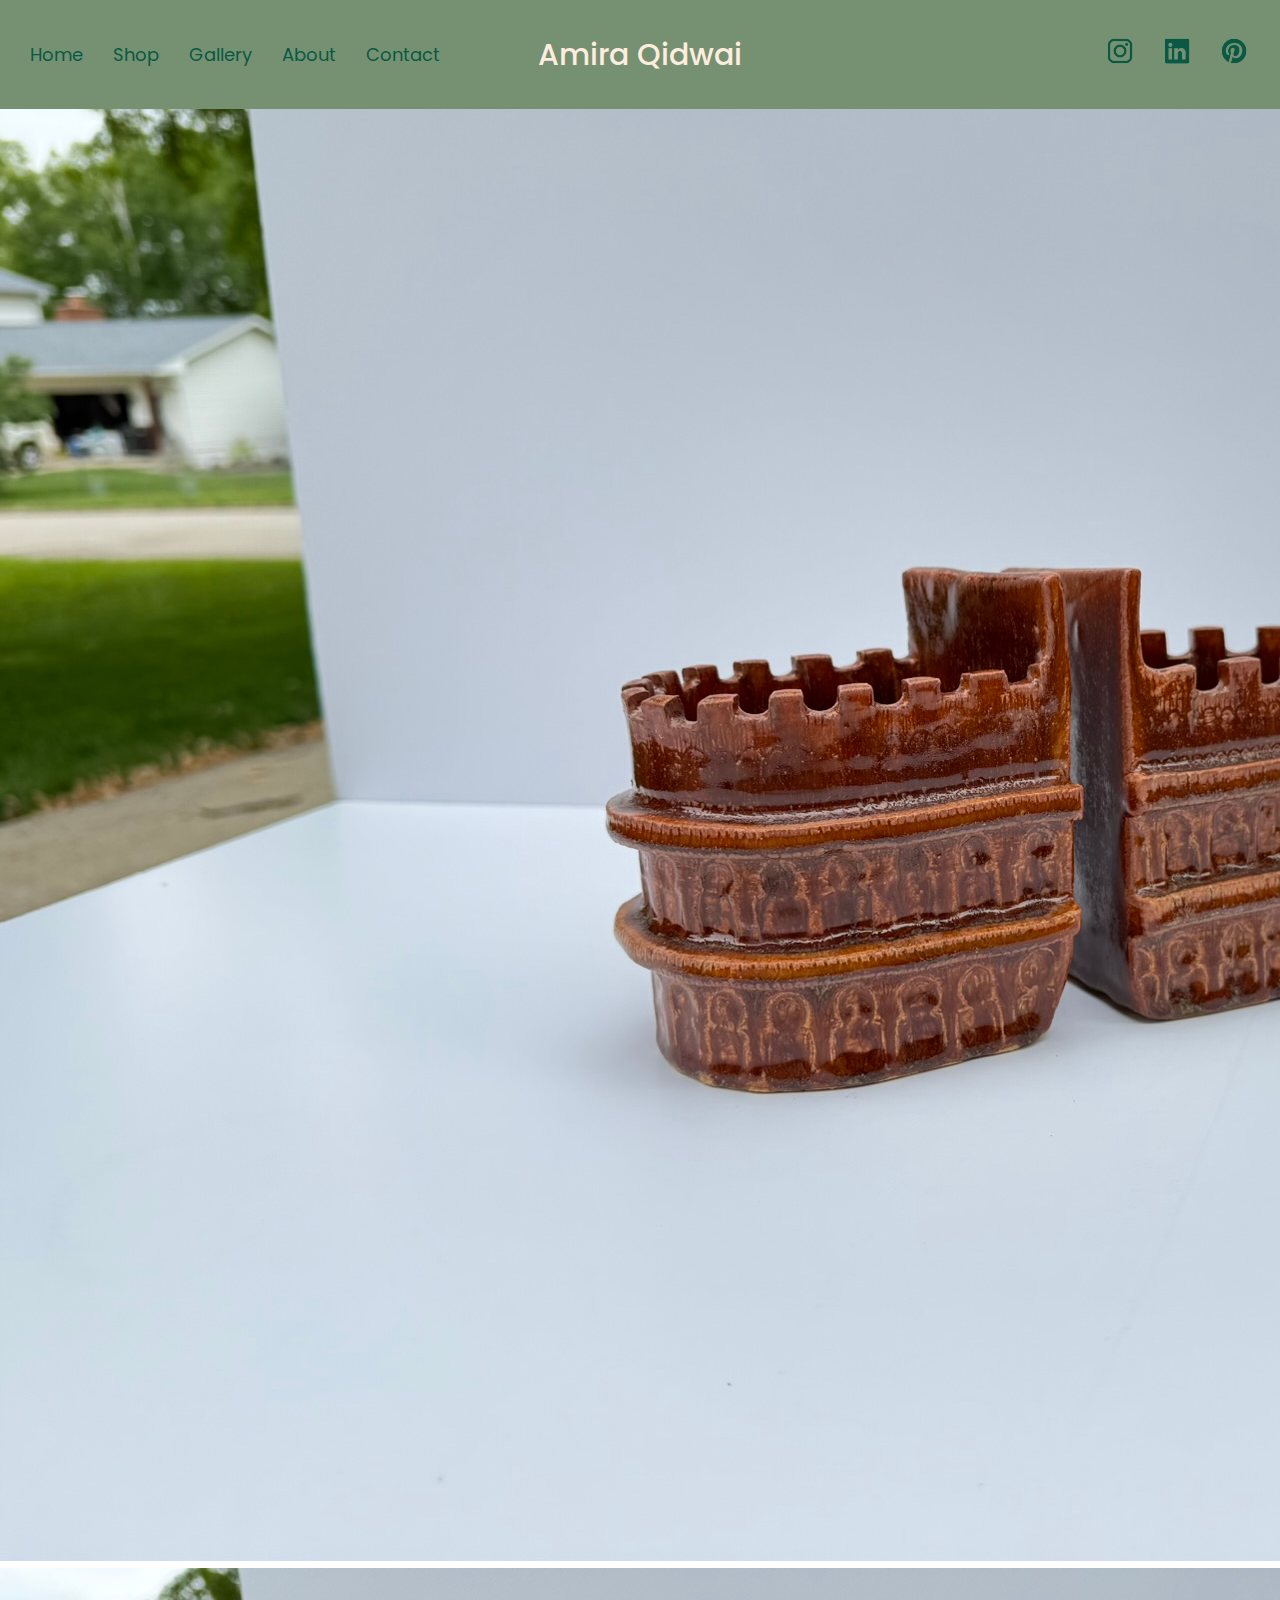
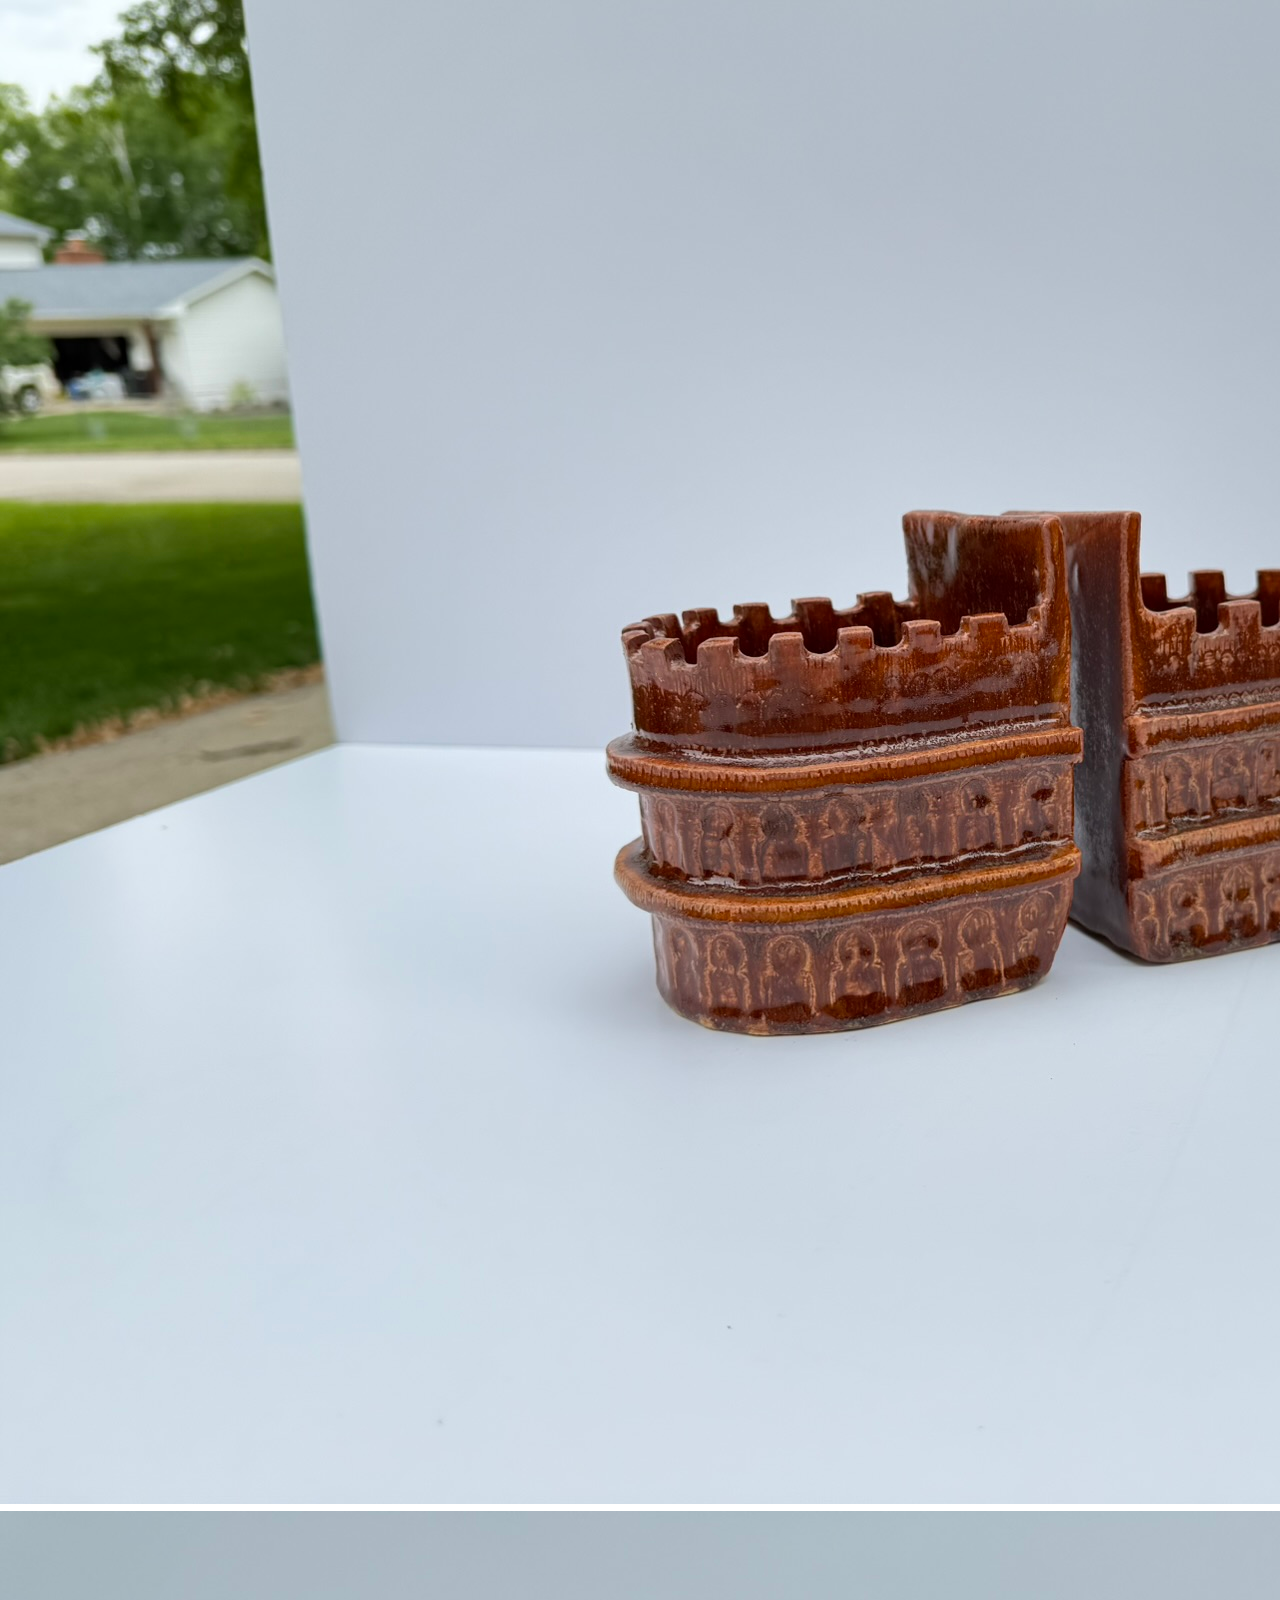
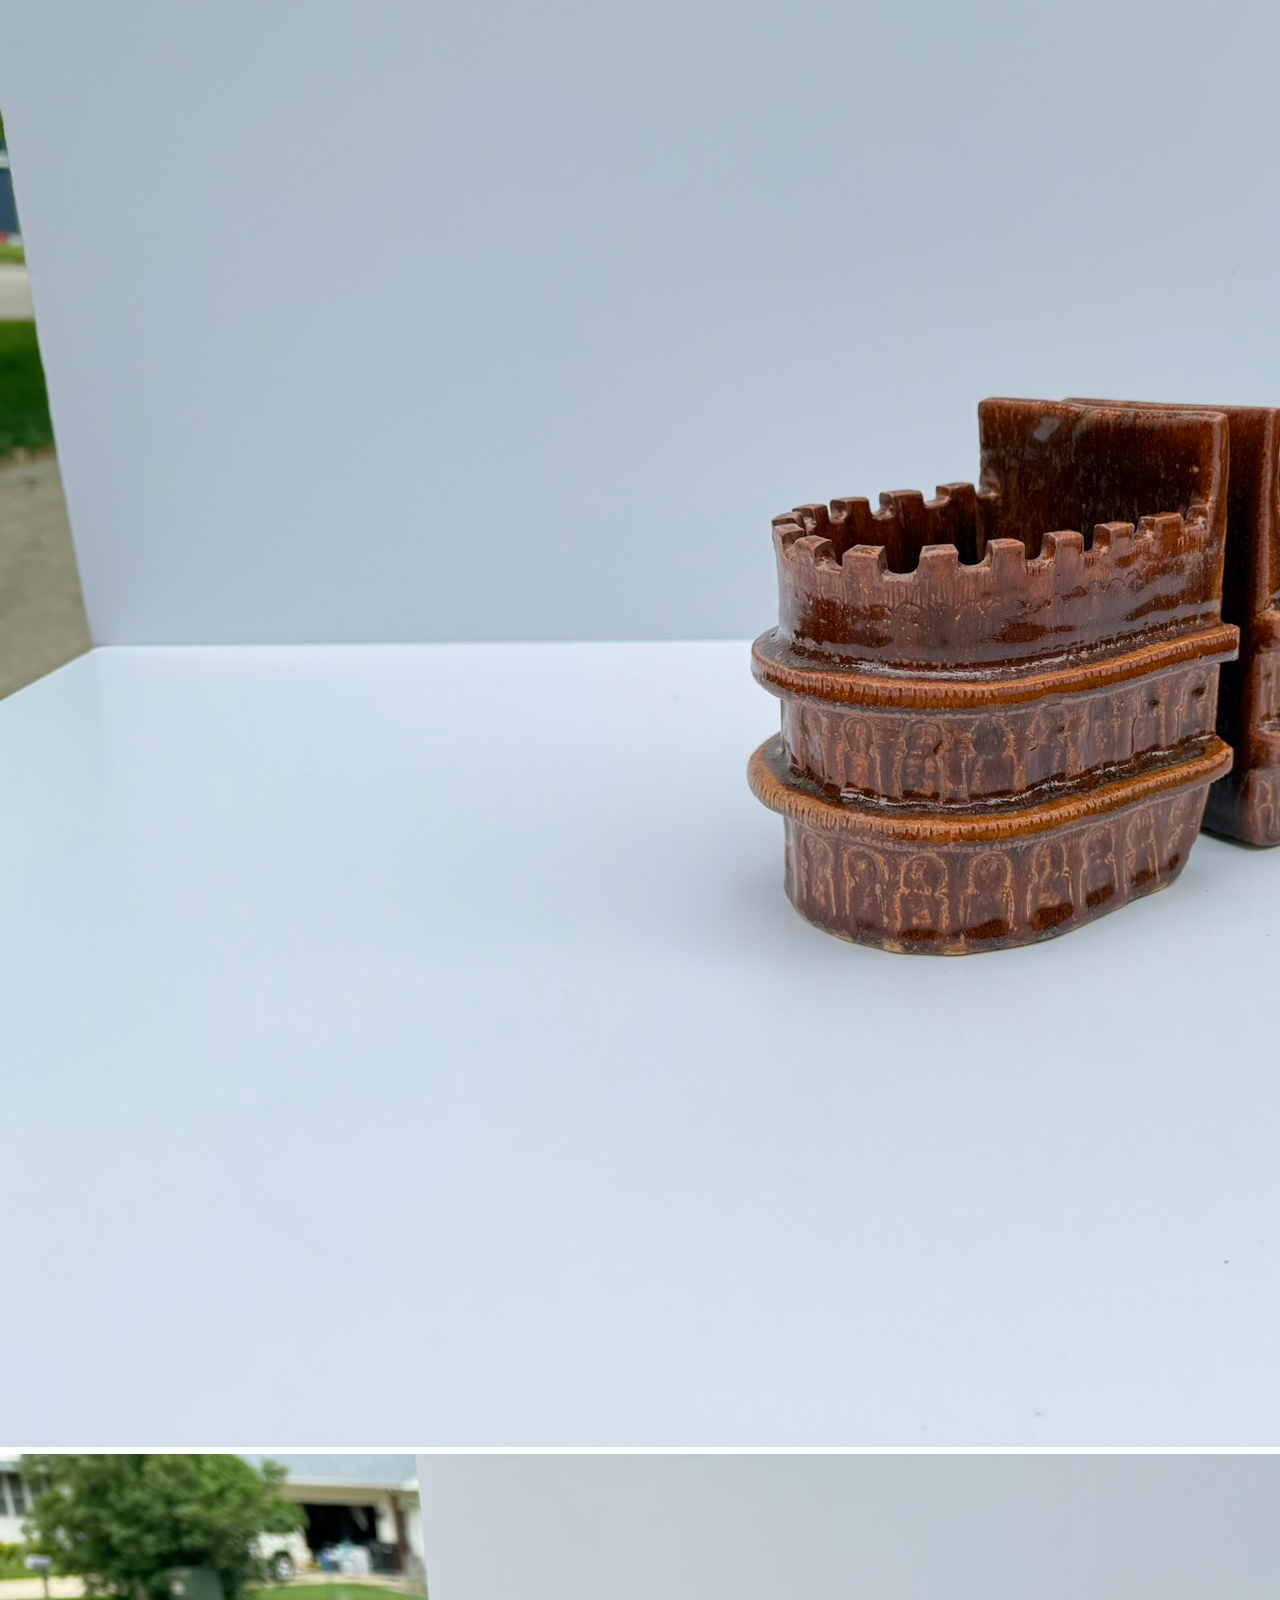
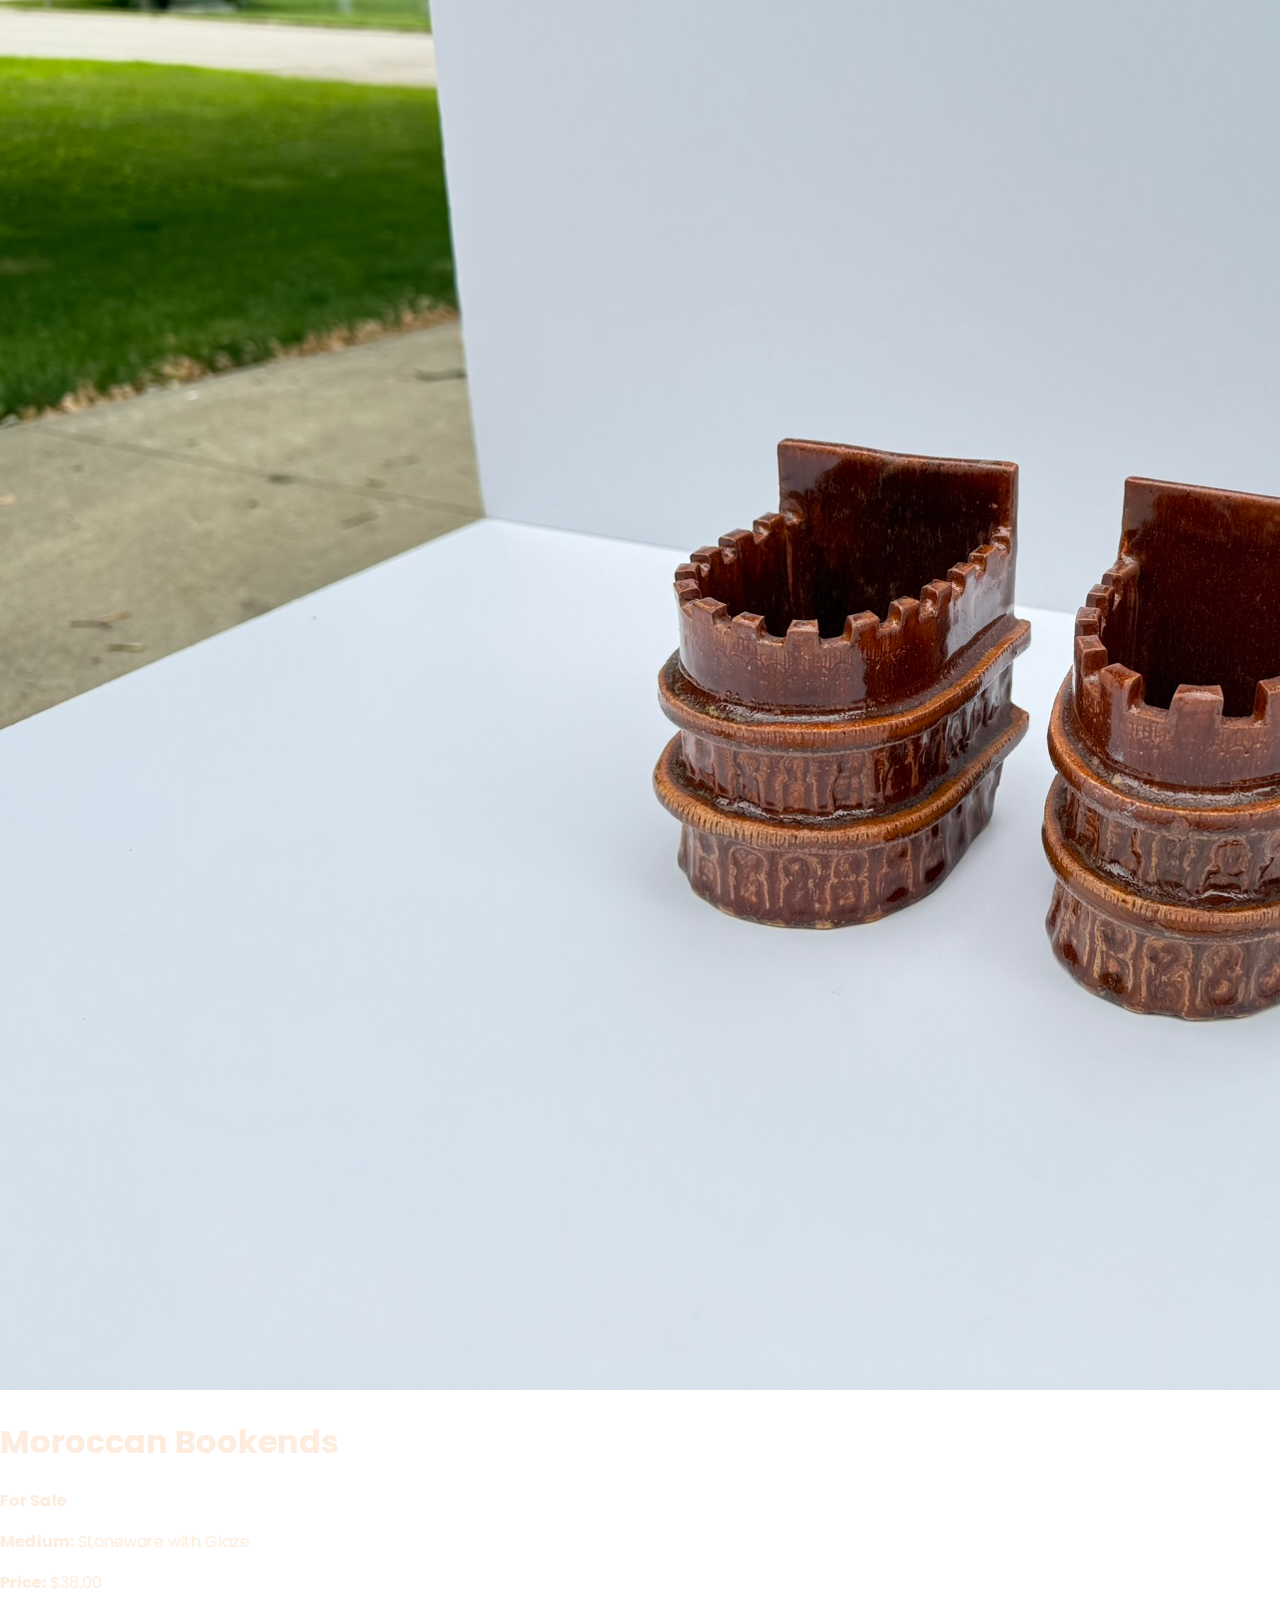
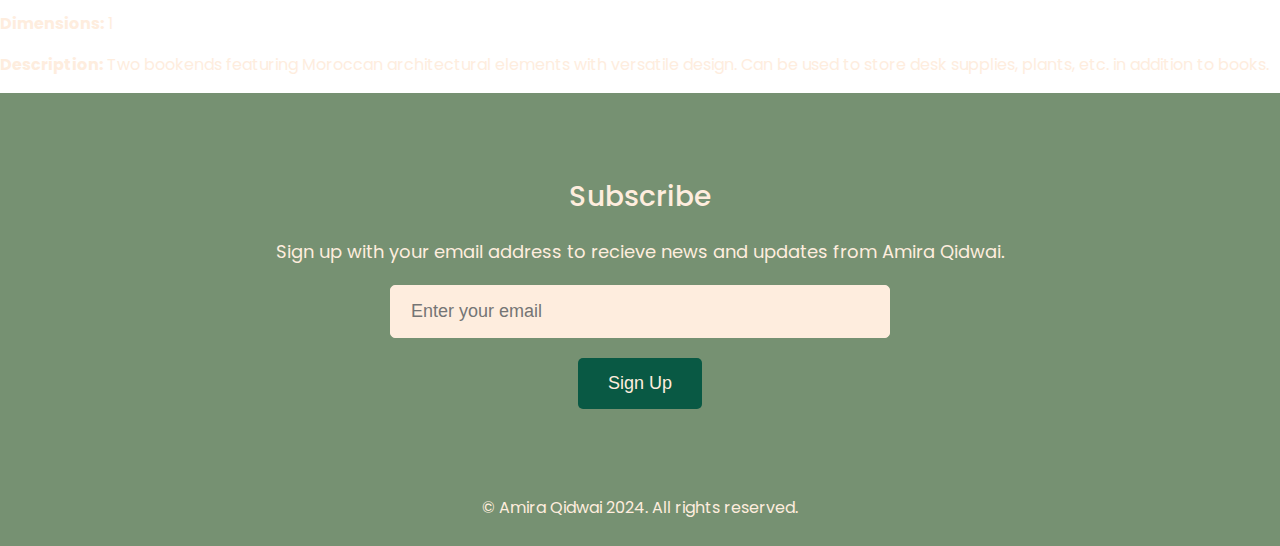
<file: cerbookends.html>
<!DOCTYPE html>

<html lang="en">

  <head>
      <link rel="icon" href="favicon.png" type="image/png">
      <meta charset="UTF-8">
      <meta name="viewport" content="width=device-width, initial-scale=1.0">
      <link rel="stylesheet" href="styles.css">
      <title>Contact Amira Qidwai</title>
      <link href="https://fonts.googleapis.com/css2?family=Poppins:wght@400;500;600;700&display=swap" rel="stylesheet">
  </head>

  <body class="shop-page">
    <header>
      <div class="navbar">
        <div class="logo">
          <a href="index.html">Amira Qidwai</a>
        </div>
        <div class="hamburger-menu" id="hamburger-menu">
          <span></span>
          <span></span>
          <span></span>
        </div>
        <nav>
          <ul class="nav-links">
            <li><a href="index.html">Home</a></li>
            <li><a href="shop.html">Shop</a></li>
            <li><a href="gallery.html">Gallery</a></li>
            <li><a href="about.html">About</a></li>
            <li><a href="contact.html">Contact</a></li>
          </ul>
          <ul class="social-icons">
            <li>
              <a href="https://www.instagram.com/amiraqidwai/" target="_blank">
                <img src="assets/instagram.png" alt="Instagram">
              </a>
            </li>
            <li>
              <a href="https://www.linkedin.com/in/amira-qidwai-a956a183/" target="_blank">
                <img src="assets/linkedin.png" alt="LinkedIn">
              </a>
            </li>
            <li>
              <a href="https://www.pinterest.com/amiraqidwai/" target="_blank">
                <img src="assets/pinterest.png" alt="Pinterest">
              </a>
            </li>
          </ul>
        </nav>
      </div>
    </header>

    <main>
      <div class="breadcrumb">
        <a href="shop.html">Shop</a> <span class="breadcrumb-separator">&gt;</span>
        <a href="ceramics.html">Ceramics</a> <span class="breadcrumb-separator">&gt;</span>
        Moroccan Bookends
      </div>
      <div class="product-page">
        <div class="left-column">
          <img id="currentImage" src="assets/Ceramics/ForSale/Cer_Bookends2.JPEG" alt="Main Artwork">
          <div class="thumbnail-gallery">
            <img src="assets/Ceramics/ForSale/Cer_Bookends2.JPEG" onclick="changeImage(this.src)" alt="Thumbnail 1">
            <img src="assets/Ceramics/ForSale/Cer_Bookends1.JPEG" onclick="changeImage(this.src)" alt="Thumbnail 1">
            <img src="assets/Ceramics/ForSale/Cer_Bookends3.JPEG" onclick="changeImage(this.src)" alt="Thumbnail 1">
          </div>
        </div>
        <div class="right-column">
          <h1>Moroccan Bookends</h1>
          <p><strong>For Sale</strong>
          <p><strong>Medium:</strong> Stoneware with Glaze</p>
          <p><strong>Price:</strong> $38.00</p>
          <p><strong>Dimensions:</strong> 1 </p>
          <p><strong>Description:</strong> Two bookends featuring Moroccan architectural elements with versatile design. Can be used to store desk supplies, plants, etc. in addition to books.</p>
        </div>
      </div>
    </main>
    <section class="subscribe-section">
      <h2 class="section-heading">Subscribe</h2>
      <p>Sign up with your email address to recieve news and updates from Amira Qidwai.</p>
      <form action="#" method="post">
        <input type="email" name="email" placeholder="Enter your email" required>
        <button type="submit">Sign Up</button>
      </form>
    </section>

    <footer>
      <p> &copy; Amira Qidwai 2024. All rights reserved.</p>
    </footer>

    <script src="script.js"></script>

  </body>
</html>
</file>
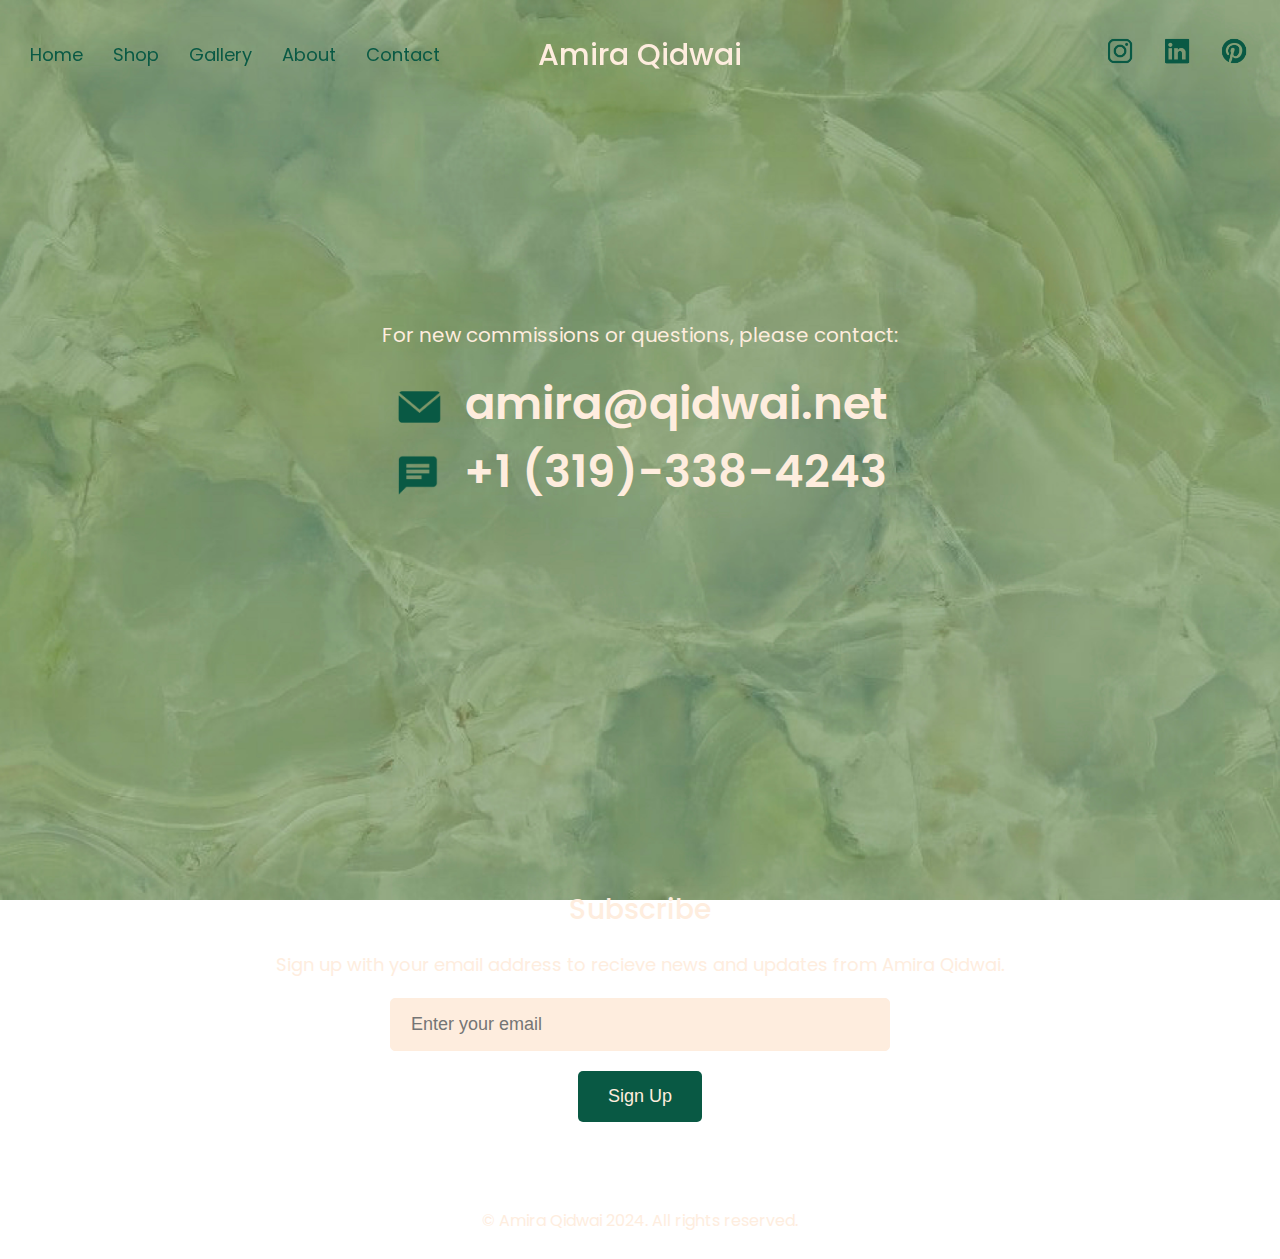
<file: contact.html>
<!DOCTYPE html>

<html lang="en">

  <head>
      <meta charset="UTF-8">
      <meta name="viewport" content="width=device-width, initial-scale=1.0">
      <link rel="stylesheet" href="styles.css">
      <title>Contact Amira Qidwai</title>
      <link href="https://fonts.googleapis.com/css2?family=Poppins:wght@400;500;600;700&display=swap" rel="stylesheet">
  </head>

  <body class="contact-page">
    <header>
      <div class="navbar">
        <div class="logo">
          <a href="index.html">Amira Qidwai</a>
        </div>
        <div class="hamburger-menu" id="hamburger-menu">
          <span></span>
          <span></span>
          <span></span>
        </div>
        <nav>
          <ul class="nav-links">
            <li><a href="index.html">Home</a></li>
            <li><a href="shop.html">Shop</a></li>
            <li><a href="gallery.html">Gallery</a></li>
            <li><a href="about.html">About</a></li>
            <li><a href="contact.html">Contact</a></li>
          </ul>
          <ul class="social-icons">
            <li>
              <a href="https://www.instagram.com/amiraqidwai/" target="_blank">
                <img src="assets/instagram.png" alt="Instagram">
              </a>
            </li>
            <li>
              <a href="https://www.linkedin.com/in/amira-qidwai-a956a183/" target="_blank">
                <img src="assets/linkedin.png" alt="LinkedIn">
              </a>
            </li>
            <li>
              <a href="https://www.pinterest.com/amiraqidwai/" target="_blank">
                <img src="assets/pinterest.png" alt="Pinterest">
              </a>
            </li>
          </ul>
        </nav>
      </div>
    </header>

    <section class="contact-info">
      <h3>For new commissions or questions, please contact:</h3>
      <p class="contact-details">
        <img src="assets/email.png" alt="Email Icon" class="icon">
        amira@qidwai.net
      </p>
      <p class="contact-details">
        <img src="assets/textmessage.png" alt="Phone Icon" class="icon">
        +1 (319)-338-4243
      </p>
    </section>

    <section class="subscribe-section">
      <h2 class="section-heading">Subscribe</h2>
      <p>Sign up with your email address to recieve news and updates from Amira Qidwai.</p>
      <form action="#" method="post">
        <input type="email" name="email" placeholder="Enter your email" required>
        <button type="submit">Sign Up</button>
      </form>
    </section>

    <footer>
      <p> &copy; Amira Qidwai 2024. All rights reserved.</p>
    </footer>

    <script src="script.js"></script>
  </body>
</html>
</file>
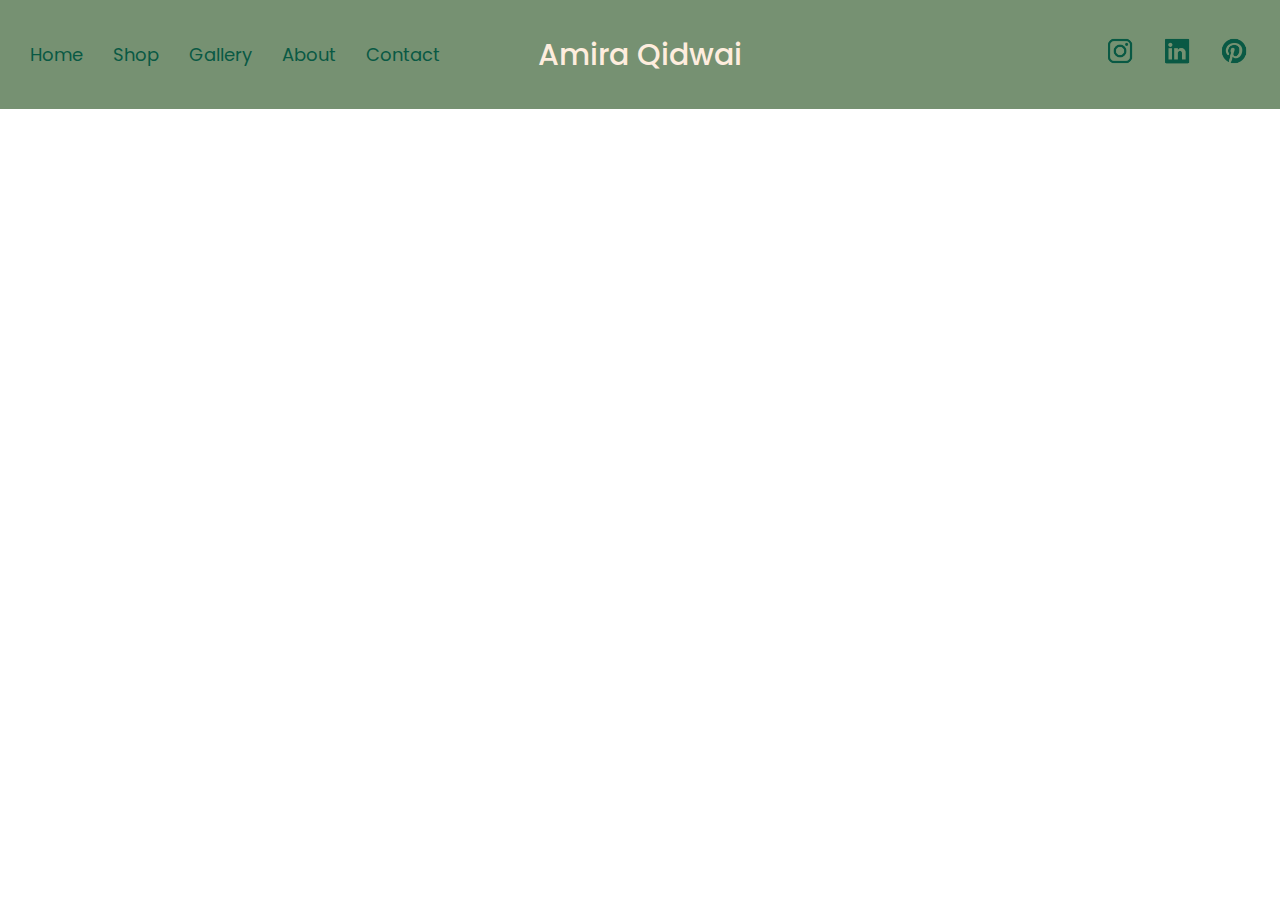
<file: shop.html>
<!DOCTYPE html>

<html lang="en">

  <head>
      <link rel="icon" href="favicon.png" type="image/png">
      <meta charset="UTF-8">
      <meta name="viewport" content="width=device-width, initial-scale=1.0">
      <link rel="stylesheet" href="styles.css">
      <title>Contact Amira Qidwai</title>
      <link href="https://fonts.googleapis.com/css2?family=Poppins:wght@400;500;600;700&display=swap" rel="stylesheet">
  </head>

  <body class="shop-page">
    <header>
      <div class="navbar">
        <div class="logo">
          <a href="index.html">Amira Qidwai</a>
        </div>
        <div class="hamburger-menu" id="hamburger-menu">
          <span></span>
          <span></span>
          <span></span>
        </div>
        <nav>
          <ul class="nav-links">
            <li><a href="index.html">Home</a></li>
            <li><a href="shop.html">Shop</a></li>
            <li><a href="gallery.html">Gallery</a></li>
            <li><a href="about.html">About</a></li>
            <li><a href="contact.html">Contact</a></li>
          </ul>
          <ul class="social-icons">
            <li>
              <a href="https://www.instagram.com/amiraqidwai/" target="_blank">
                <img src="assets/instagram.png" alt="Instagram">
              </a>
            </li>
            <li>
              <a href="https://www.linkedin.com/in/amira-qidwai-a956a183/" target="_blank">
                <img src="assets/linkedin.png" alt="LinkedIn">
              </a>
            </li>
            <li>
              <a href="https://www.pinterest.com/amiraqidwai/" target="_blank">
                <img src="assets/pinterest.png" alt="Pinterest">
              </a>
            </li>
          </ul>
        </nav>
      </div>
    </header>
  </body>
</html>
</file>
<file: styles.css>
/* General Styles */
* {
  box-sizing: border-box;
}

body {
  font-family: 'Poppins', sans-serif;
  margin: 0;
  padding: 0;
  overflow-x: hidden;
  color: #feedde;
}

header {
    background-color: #769172;
    position: fixed;
    width: 100%;
    top: 0;
    z-index: 1000;
}

.navbar {
    display: flex;
    justify-content: space-between;
    align-items: center;
    padding: 35px 30px;
}

.navbar nav {
  display: flex;
  align-items: center;
  width: 100%;
}

.nav-links {
    list-style: none;
    display: flex;
    margin: 0;
    padding: 0;
    flex: 1;
}

.nav-links li {
    margin-right: 30px;
}

.nav-links li a {
    text-decoration: none;
    color: #095944;
    font-size: 18px;
    transition: color 0.3s;
}

.nav-links li a:hover {
    color: #feedde;
}

.logo {
  position: absolute;
  left: 50%;
  transform: translateX(-50%);
}

.logo a {
    text-decoration: none;
    color: #feedde;
    font-size: 30px;
    font-weight: 500;
}

.social-icons {
    list-style: none;
    display: flex;
    margin: 0;
    padding: 0;
}

.social-icons li {
    margin-left: 25px;
}

.social-icons li a img {
  width: 32px;
  height: 32px;
  transition: filter 0.3s;
}

.social-icons li a:hover img {
    filter: invert(100%) sepia(0%) saturate(0%) hue-rotate(0deg) brightness(110%) contrast(108%);
}

.hamburger-menu {
    display: none;
    flex-direction: column;
    cursor: pointer;
}

.hamburger-menu span {
    height: 3px;
    width: 25px;
    background: #095944;
    margin-bottom: 5px;
    border-radius: 5px;
    transition: background-color 0.3s;
}

.hamburger-menu:hover span {
    background: #feedde;
}

.logo, .hamburger-menu {
  z-index: 1001;
}

#hero {
    display: flex;
    align-items: center;
    justify-content: space-between;
    padding: 100px 50px 40px 50px;
    background-color: #769172;
    height: 135vh;
}

.hero-content {
    display: flex;
    justify-content: space-between;
    align-items: center;
    width: 100%;
}

.hero-text {
    flex: 1;
    position: relative;
    top: -100px;
    max-width: 600px;
    text-align: center;
    margin-right: 2%
}

.hero-text h1 {
    font-size: 3rem;
    color: #feedde;
    margin: 0;
    font-weight: 400;
}

.hero-image {
    flex: 1;
    display: flex;
    justify-content: center;
    align-items: center;
    max-width: 600px;
    margin-left: 2%;
}

.hero-image img {
    width: 100%;
    height: auto;
    position: relative;
    margin: auto;
    display: block;
}

/* Featured Works Section */
.featured-works-section {
  display: flex;
  flex-direction: column;
  align-items: center;
  padding: 0px;
  background-color: #769172;
}

.section-heading {
  font-size: 32px;
  text-align: center;
  margin-bottom: 10px; /* Space between the heading and the gallery section */
  color: #feedde; /* Adjust the color as needed */
  font-weight: 500;
}

/* Gallery Section */
.gallery-section {
  display: flex;
  flex-direction: column;
  align-items: center;
  padding: 20px;
  width: 100%;
  background-color: #769172;
}

.gallery-row {
  display: flex;
  justify-content: center;
  width: 100%;
  flex-wrap: wrap;
}

.gallery-item {
  flex: 0 0 calc(50% - 40px); /* Two items per row with margin accounted for */
  margin: 20px; /* Equal margin on all sides */
  position: relative;
  overflow: hidden;
}

.gallery-item img {
  width: 100%;
  height: auto;
  display: block;
  transition: opacity 0.4s ease;
}

.gallery-item .overlay {
  position: absolute;
  top: 0;
  left: 0;
  right: 0;
  bottom: 0;
  background-color: #769172;
  display: flex;
  justify-content: center;
  align-items: center;
  opacity: 0;
  transition: opacity 0.4s ease;
}

.gallery-item .overlay-text {
  font-size: 28px;
  color: #feedde;
}

.gallery-item:hover img {
  opacity: 0;
}

.gallery-item:hover .overlay {
  opacity: 1;
}

/* Sections */
section {
  padding: 60px 20px;
  text-align: center;
  background-color: #769172;
}

/* Subscribe Section */
.subscribe-section {
  padding: 60px 20px;
  background-color: #769172;
  text-align: center;
}

.subscribe-section h2 {
  font-size: 28px;
  color: #feedde;
  font-weight: 500;
  margin-bottom: 20px;
}

.subscribe-section p {
  font-size: 18px;
  color: #feedde;
  margin-bottom: 20px;
}

.subscribe-section form {
  display: flex;
  justify-content: center;
  align-items: center;
  flex-direction: column;
}

.subscribe-section input[type="email"] {
  width: 100%;
  max-width: 500px;
  padding: 15px 20px;
  font-size: 18px;
  border: 1px solid #feedde;
  border-radius: 5px;
  margin-bottom: 20px;
  background-color: #feedde;
  color: #095944;
}

.subscribe-section button[type="submit"] {
  padding: 15px 30px;
  font-size: 18px;
  color: #feedde;
  background-color: #095944;
  border: none;
  border-radius: 5px;
  cursor: pointer;
  transition: background-color 0.3s ease;
}

.subscribe-section button[type="submit"]:hover {
  background-color: #feedde;
  color: #095944;
}

/* Footer */
footer {
  background-color: #769172;
  color: #feedde;
  text-align: center;
  padding: 10px 0;
}

/* Contact Page Specific Styles */
.contact-page {
  background-image: url('assets/ContactBackground.jpg'); /* Your background image */
  background-size: cover;
  background-position: center;
  background-attachment: fixed;
}

.contact-page header {
  background-color: transparent;
}

.contact-page .navbar {
  background-color: transparent;
}

.contact-info {
  background-color: transparent;
  text-align: center;
  color: #feedde; /* Change this to the color you want for the text */
  padding: 300px 0px; /* This adds some space above and below the text */
}

.contact-info h3 {
  font-weight: normal; /* This makes the text unbolded */
  font-size: 20px;
}

.contact-details {
  font-size: 45px; /* This makes the text larger */
  font-weight: 600;
  margin: 0;
  padding: 0;
}

.icon {
  height: 50px; /* Adjust this to change the size of the icon */
  width: 50px; /* Adjust this to change the size of the icon */
  margin-right: 10px; /* This adds some space to the right of the icon */
  vertical-align: middle;
}

.contact-page .subscribe-section {
  background-color: transparent;
}

.contact-page footer {
  background-color: transparent;
}

/* Responsive styles */
@media (max-width: 1000px) {
  .navbar {
      flex-direction: column;
      align-items: flex-start;
      width: 100%;
      padding: 35px 30px 60px 30px;
    }

    .navbar nav {
      position: fixed;
      top: 0;
      left: 0;
      width: 100%;
      height: 65%;
      background-color: #769172;
      flex-direction: column;
      justify-content: center;
      align-items: center;
      display: none;
      padding-top: 70px;
    }

    .navbar nav.active {
      display: flex;
    }

    .nav-links {
      display: flex;
      flex-direction: column;
      align-items: center;
    }

    .nav-links li {
      margin: 20px 0;
    }

    .social-icons {
      position: absolute;
      bottom: 20px;
      display: flex;
      justify-content: center;
      width: 100%;
    }

    .social-icons li {
      margin: 0 10px;
    }

    .hamburger-menu {
      display: flex;
      position: absolute;
      right: 30px;
      top: 35px;
    }

    .logo {
       position: absolute;
       top: 35px;
       left: 30px;
       font-size: 24px;
       transform: none;
     }

     #hero {
       padding-top: 100px;
       min-height: 1200px;
     }

    .hero-content {
     flex-direction: column;
     padding: 20px 0;
    }

  .hero-text {
     position: static;
     top: auto;
     margin-bottom: 50px;
     text-align: center;
   }

   .hero-text h1 {
      font-size: 2.5rem;
    }

    .hero-image img {
        width: 95%;
        height: auto;
        position: relative;
        left: 0;
    }

    .gallery-row {
      flex-direction: column;
    }

    .gallery-item {
      flex: 0 0 100%; /* Take up the full width */
    }

    .about-section {
      flex-direction: column;
      align-items: center;
    }

    .about-image, .about-text {
      max-width: 100%;
      margin: 0;
    }

    .about-text {
      text-align: center;
      margin-top: 20px;
    }

    .bio-images {
      padding: 0;
      margin: 0;
      width: 100%;
    }

    .image-row {
      display: flex;
      flex-direction: column;
      align-items: center;
      width: 100%;
      padding: 0;
    }

    .about-page .image-row img {
      width: 100%;
      height: auto;
      margin-bottom: 35px; /* Optional: add space between images */
      padding: 0;
    }
}

.about-section {
  display: flex;
  padding-top: 50px;
  margin-top: 35px;
  padding-bottom: 0px;
}

.about-image {
  flex: 1;
}

.about-image img {
  max-width: 90%;
  margin: 20px;
  height: auto;
  margin-top: 60px;
}

.about-text {
  flex: 1;
  padding: 20px;
  text-align: left;
  margin-top: 40px;
  max-width: 700px;
}

.about-text h1 {
  margin: 0;
  padding: 0;
}

.about-text h2 {
  font-size: 1.75em;
  font-weight: normal;
}

.about-title {
  font-size: 2.5em; /* Adjust this to change the size of the title */
  font-weight: 600;
}

.about-subtitle {
  font-size: 1.75em; /* Adjust this to change the size of the subtitle */
}

.about-body-text {
  font-size: 1.2em; /* Adjust this to change the size of the body text */
}

.bio-images {
  padding-top: 0px;
  padding-bottom: 90px;
}

.image-row {
  display: flex;
  justify-content: space-between;
  margin: 0px 0; /* Adjust the margin as needed */
  padding-left: 35px;
  padding-right: 35px;
}

.image-row img {
  width: 18%; /* Adjust the width to fit five images in a row */
  height: auto; /* Maintain aspect ratio */
  object-fit: cover; /* Ensure images are square */
}

.about-page .subscribe-section {
  padding-top: 1px;
}
</file>
